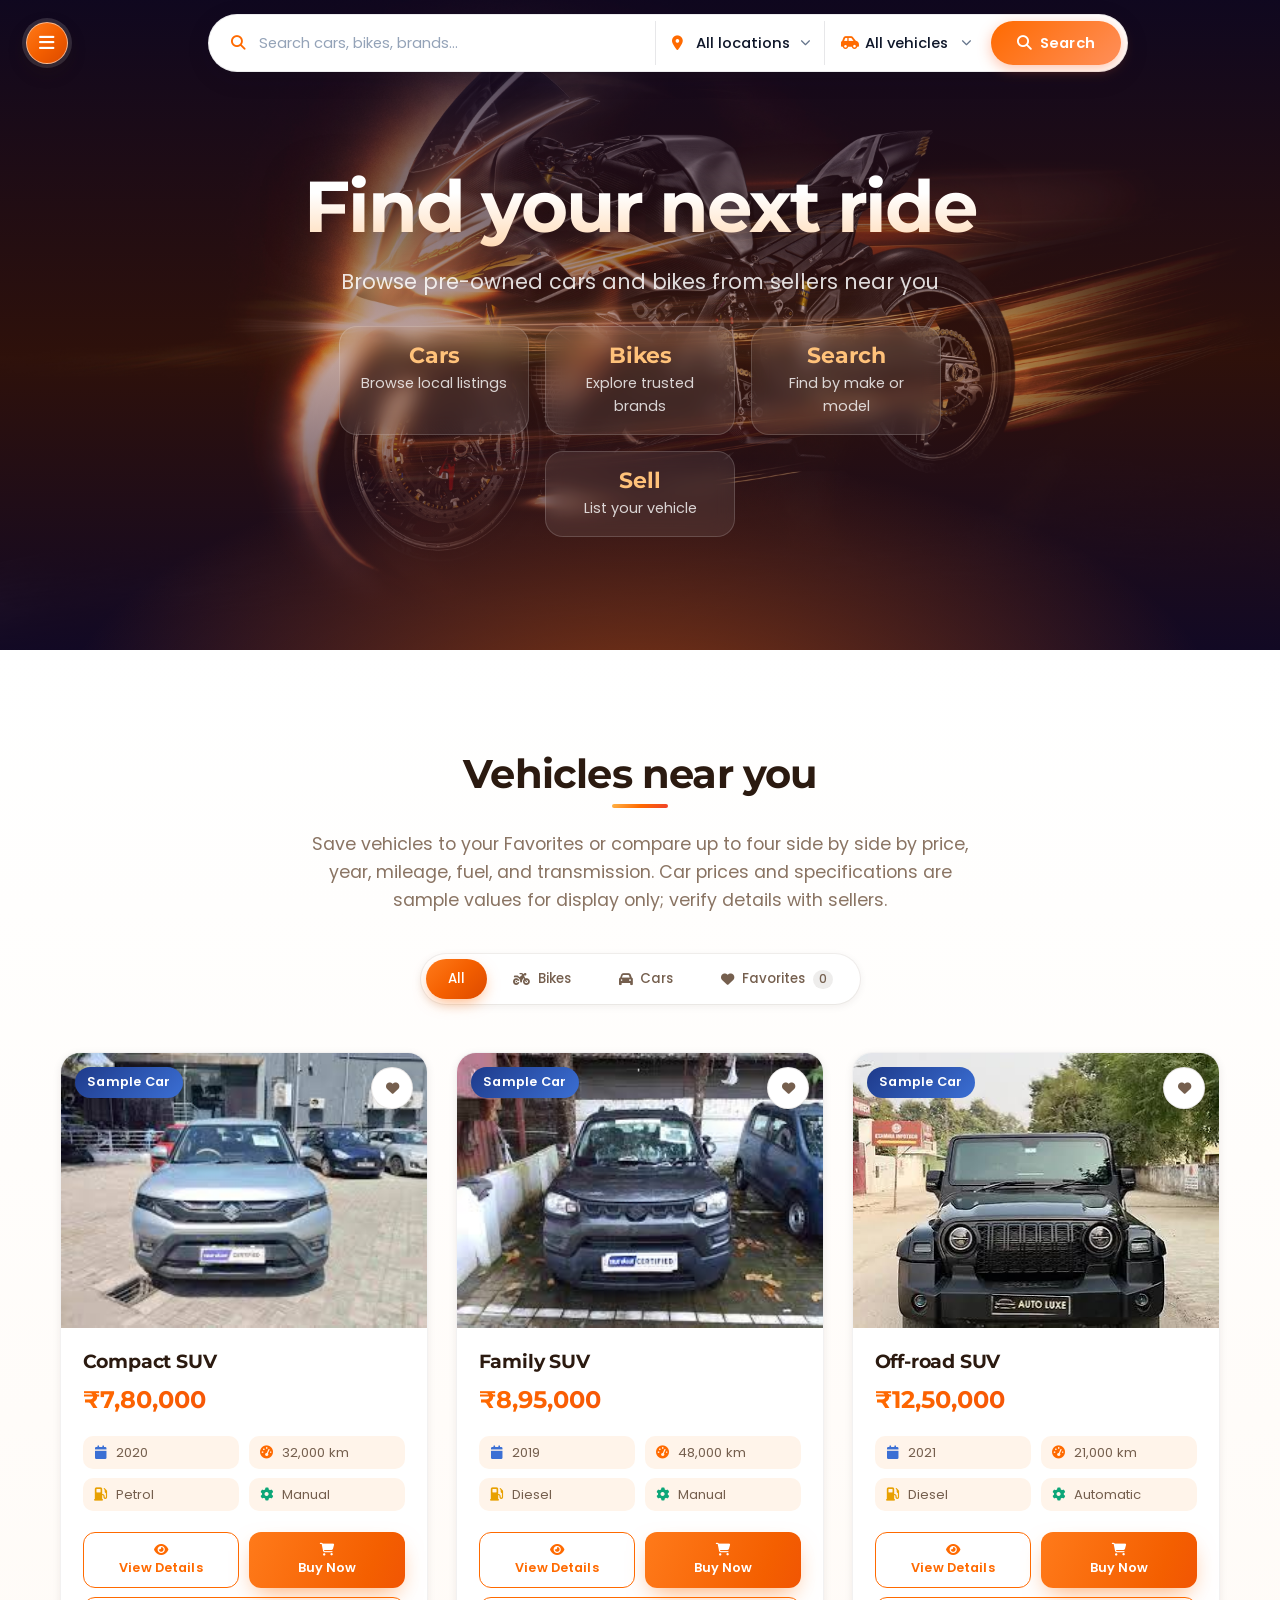
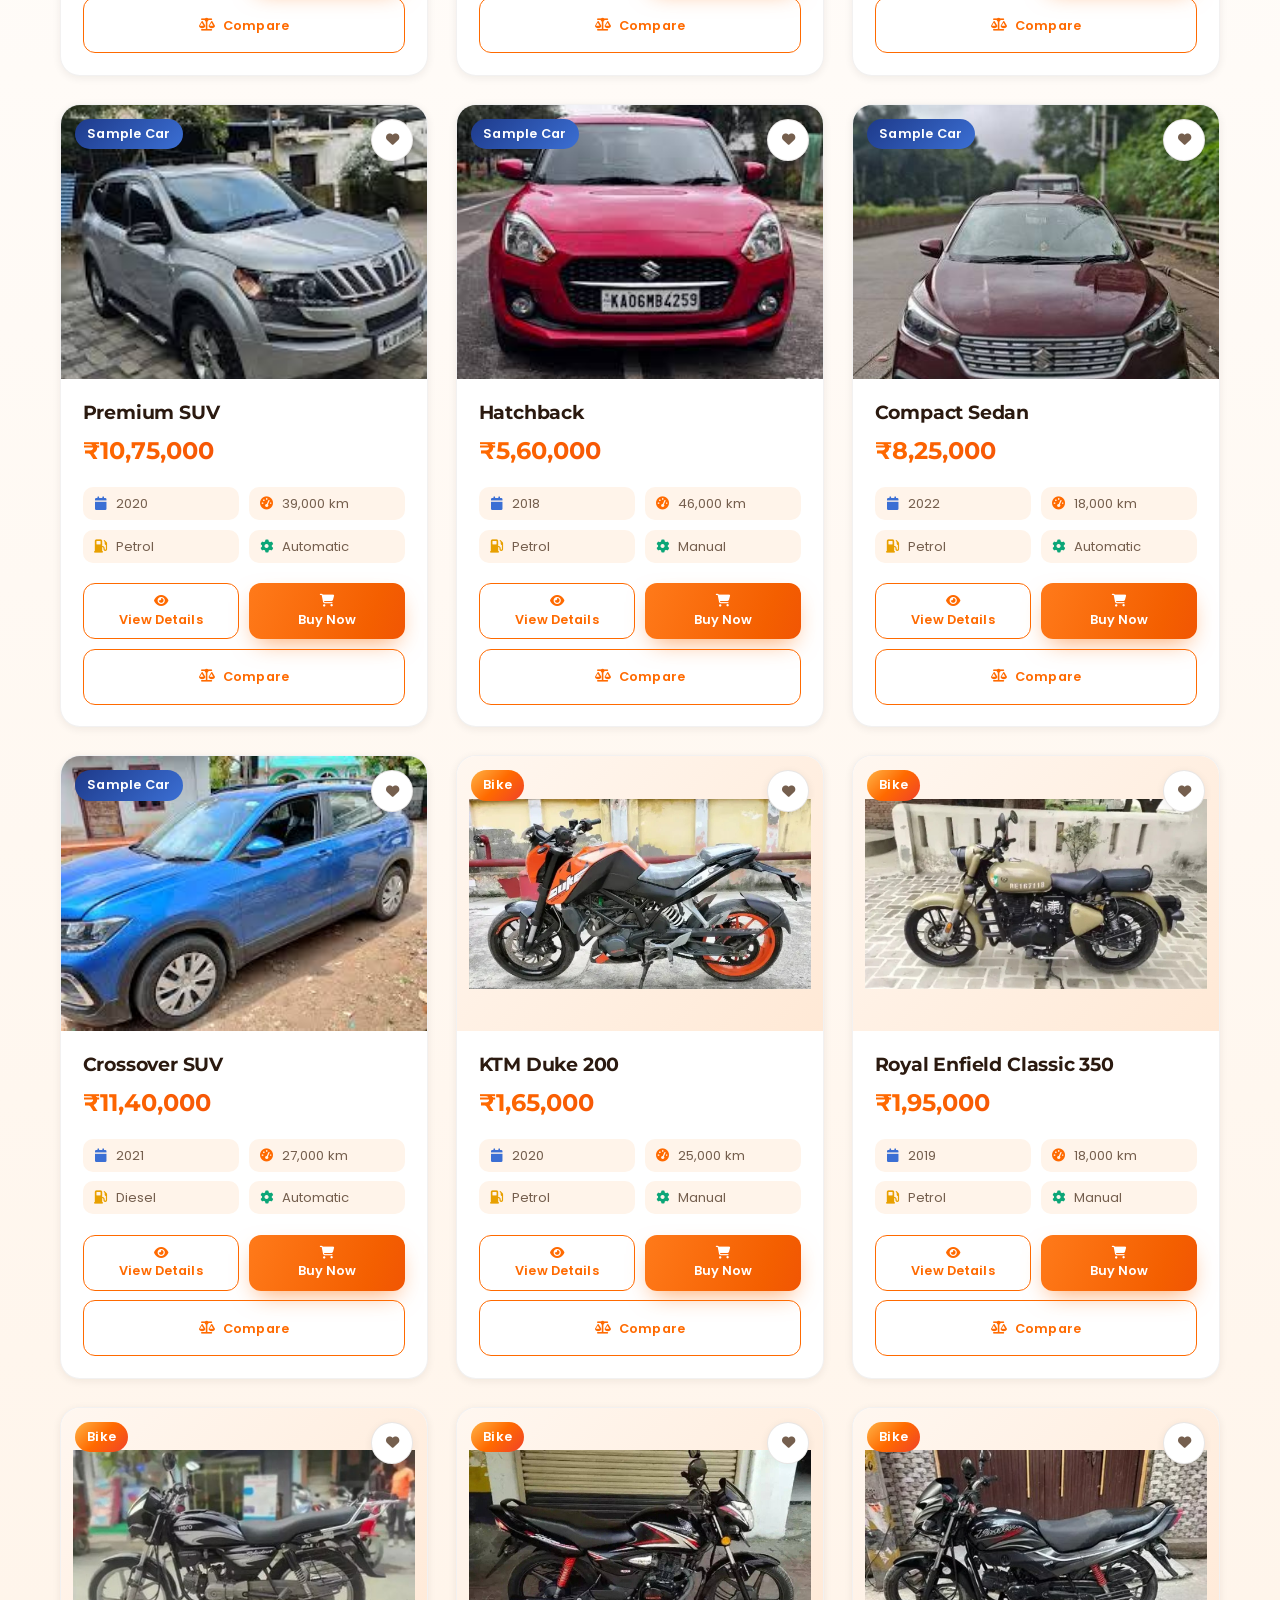
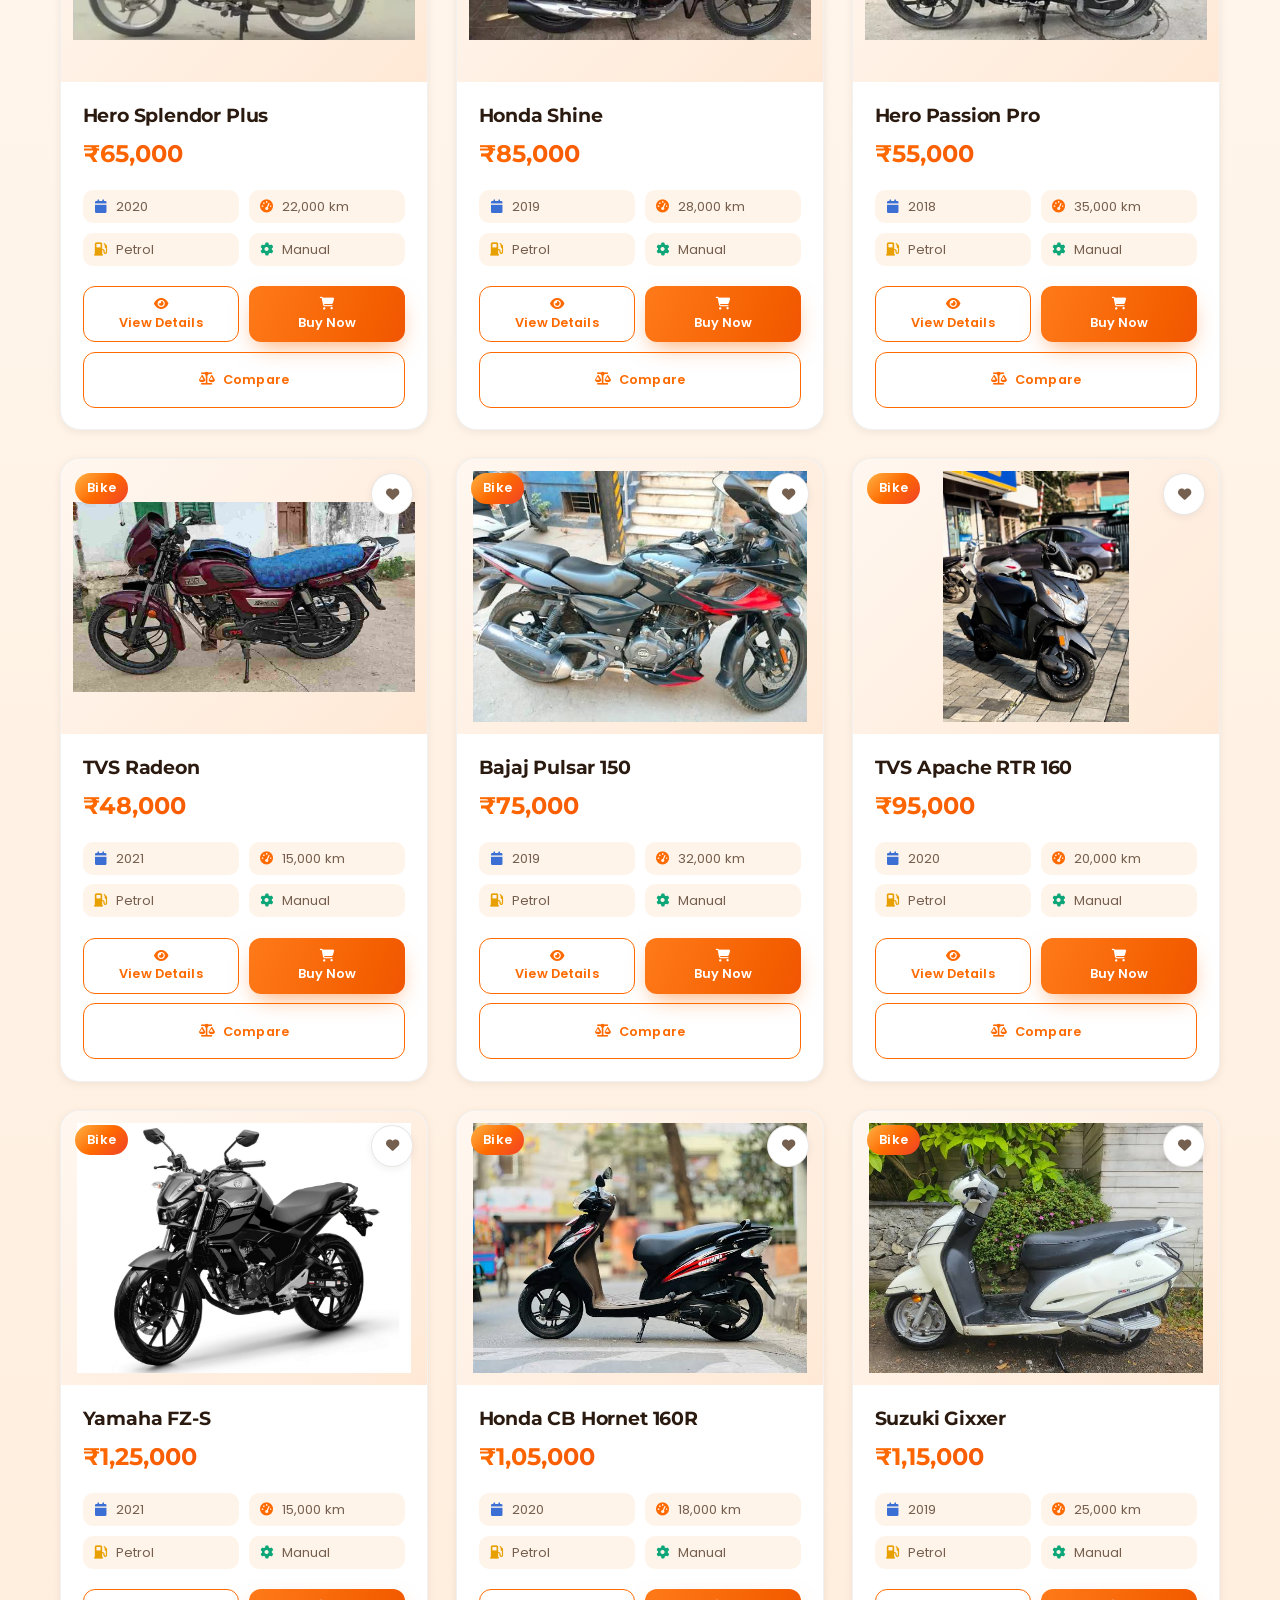
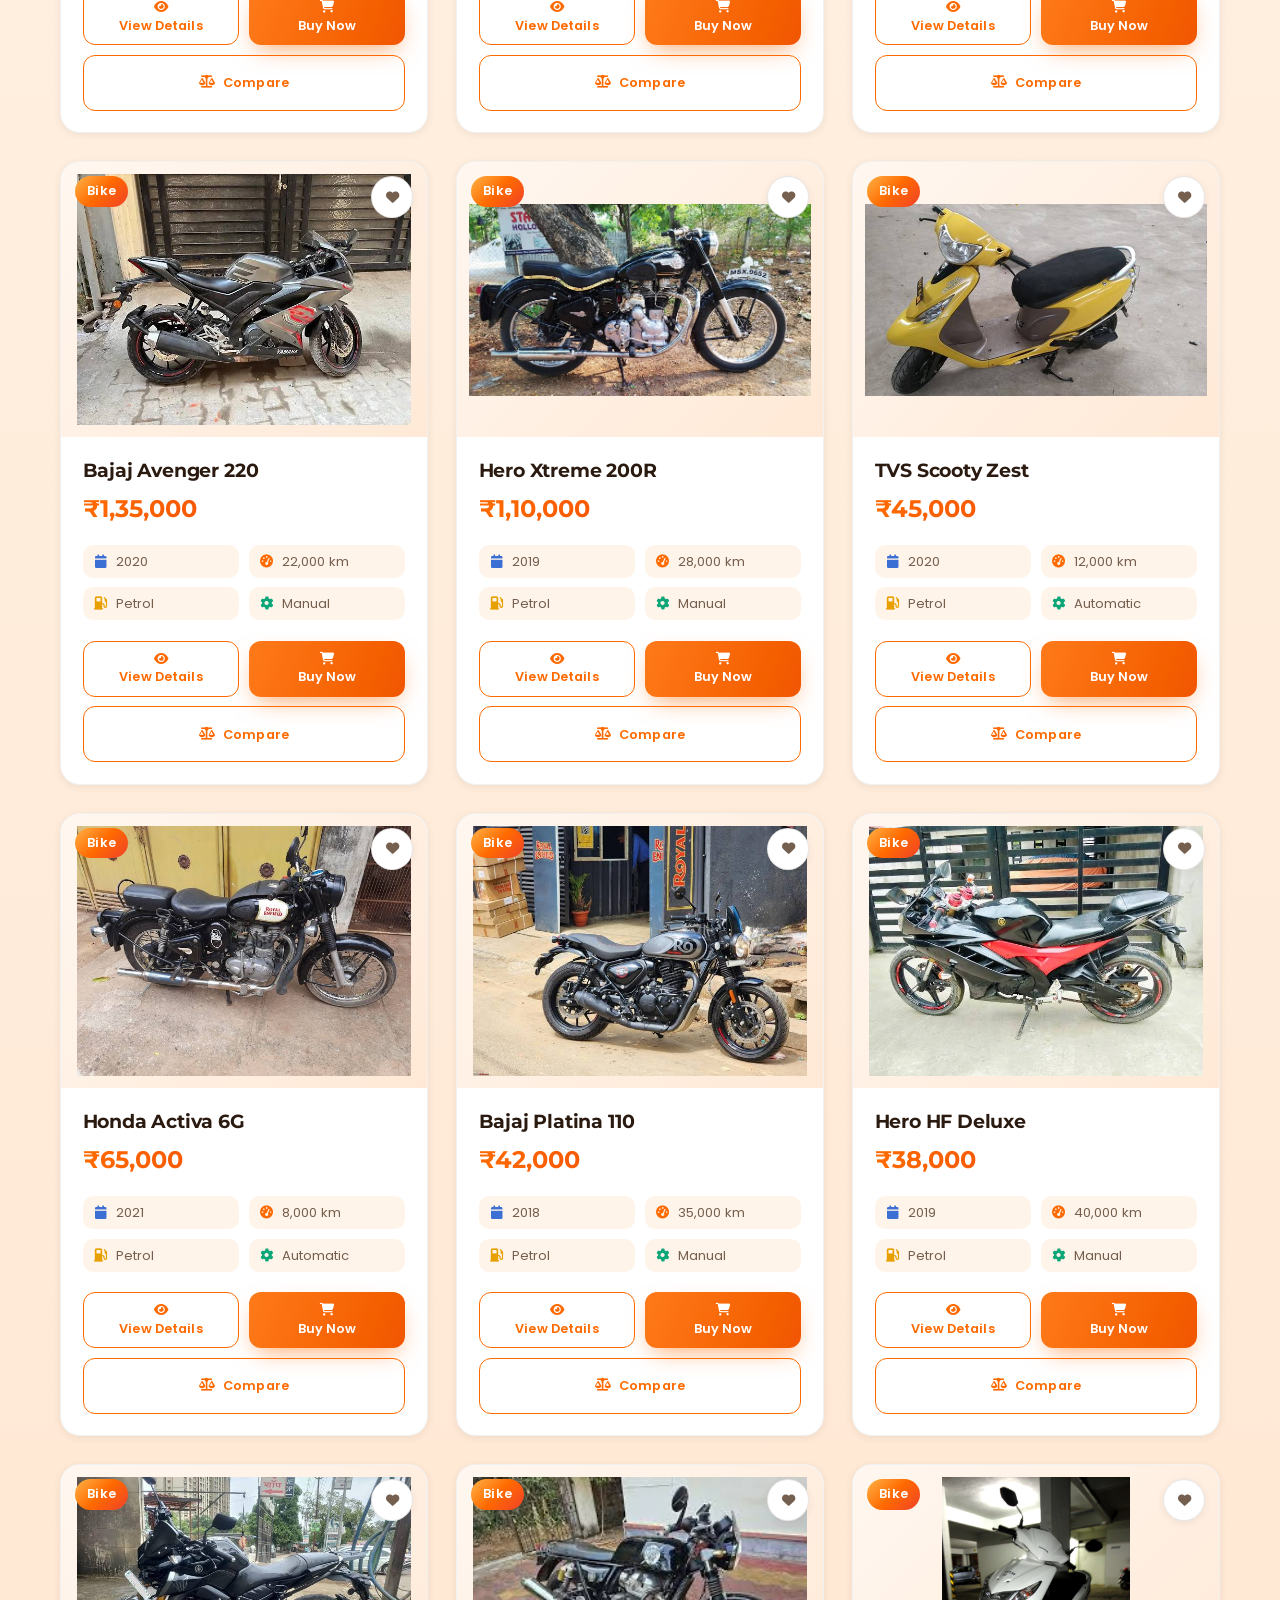
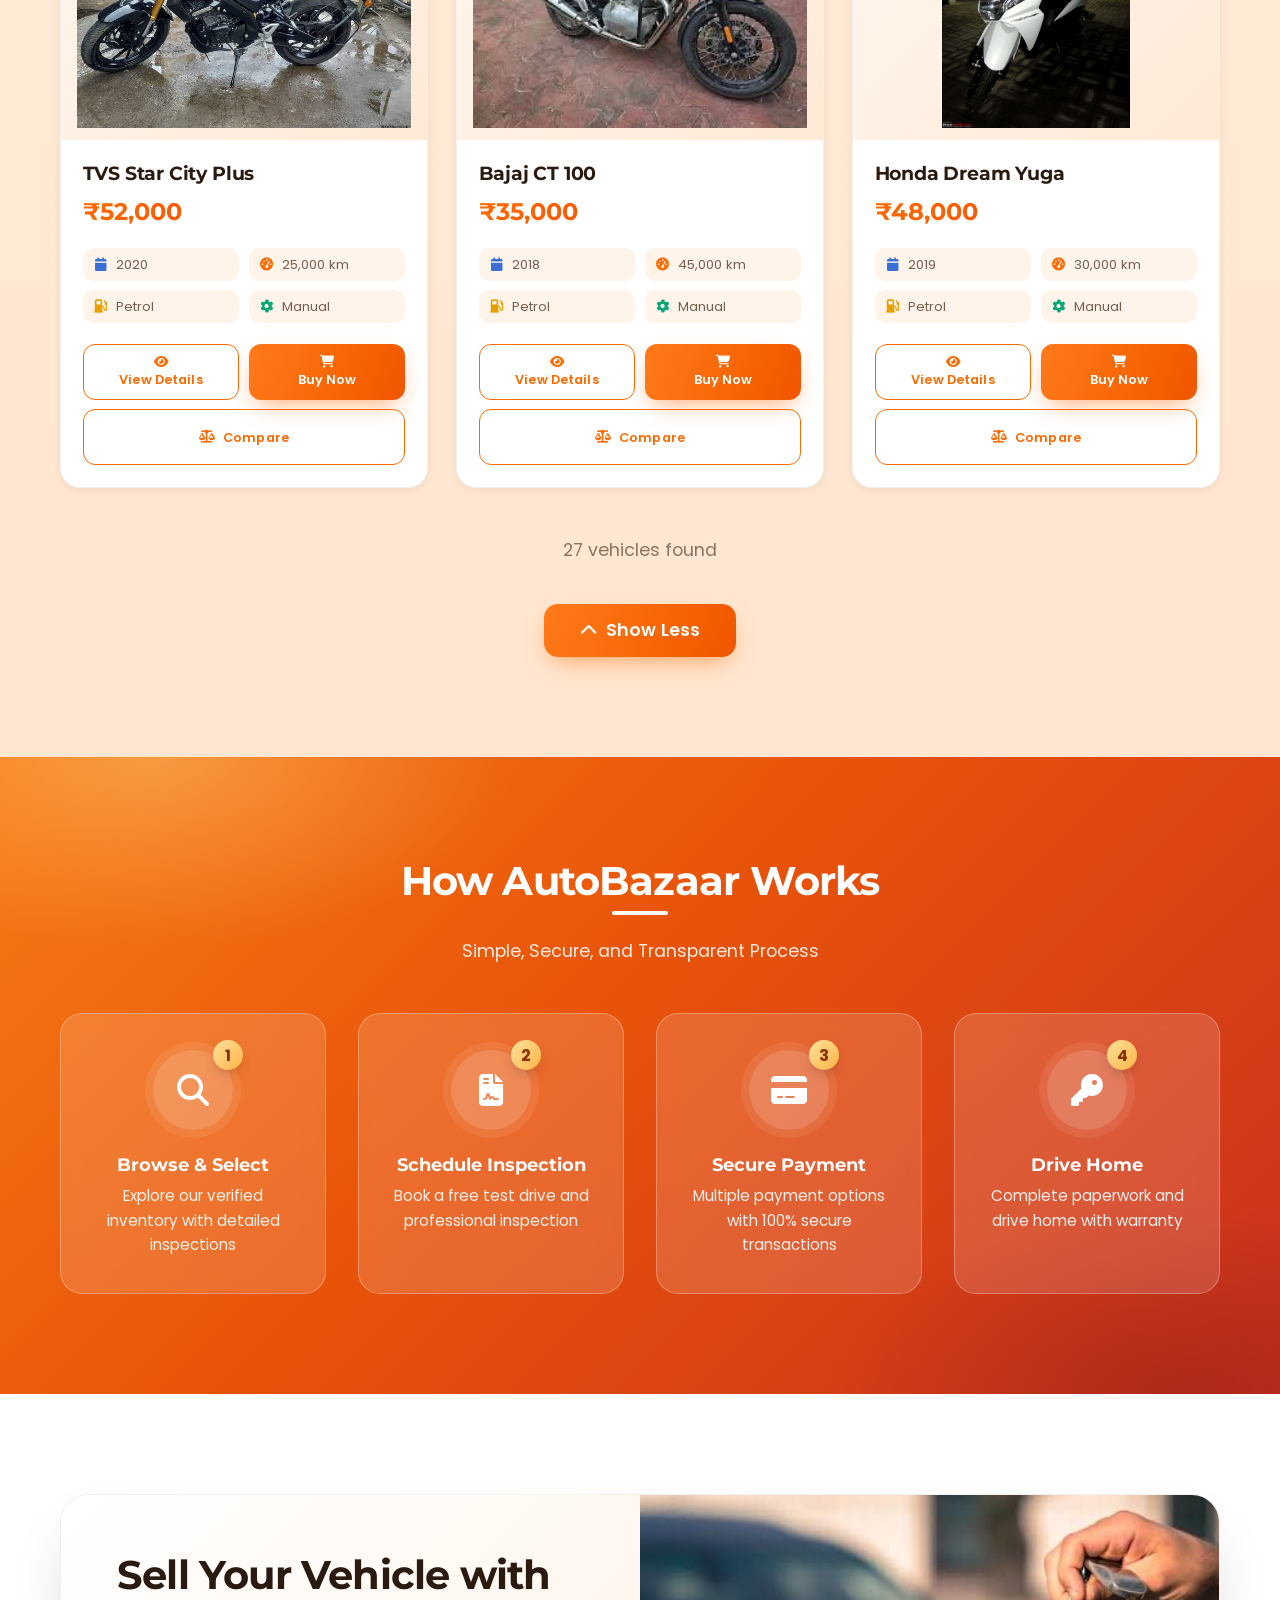
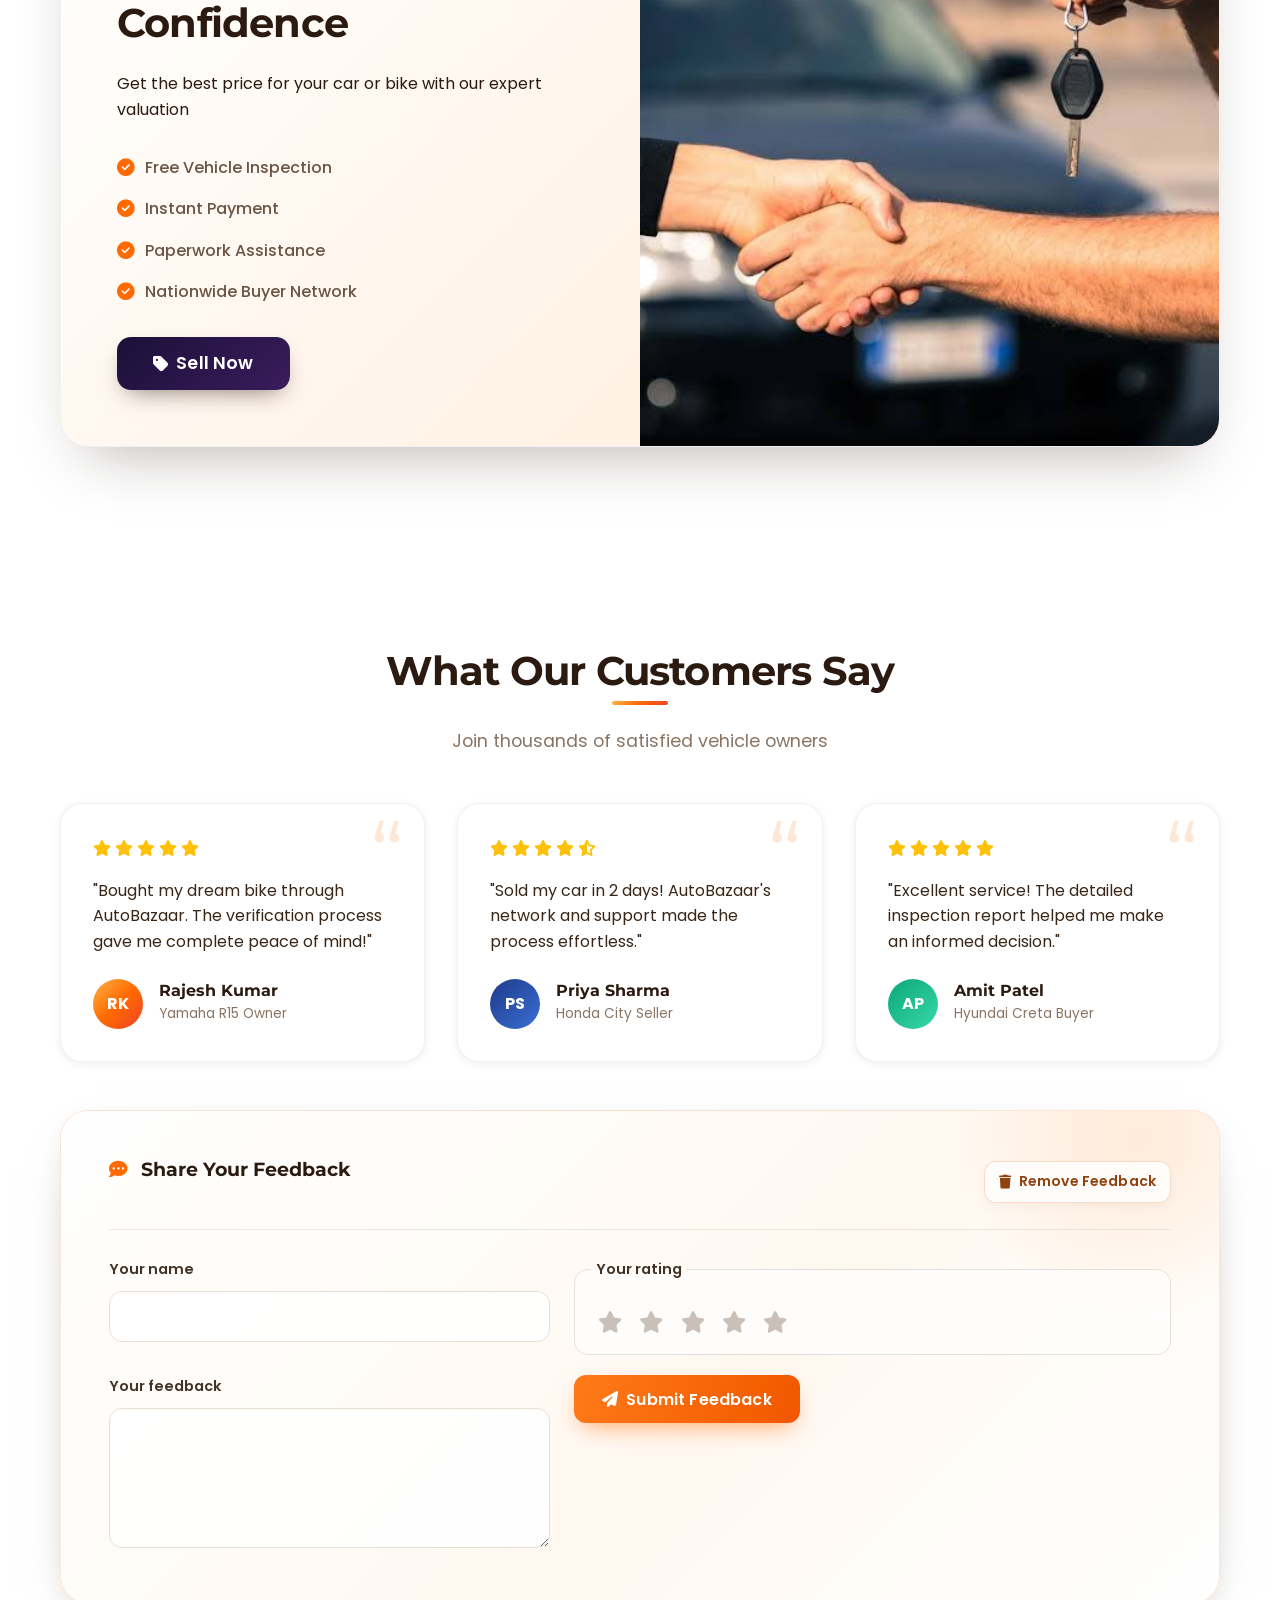
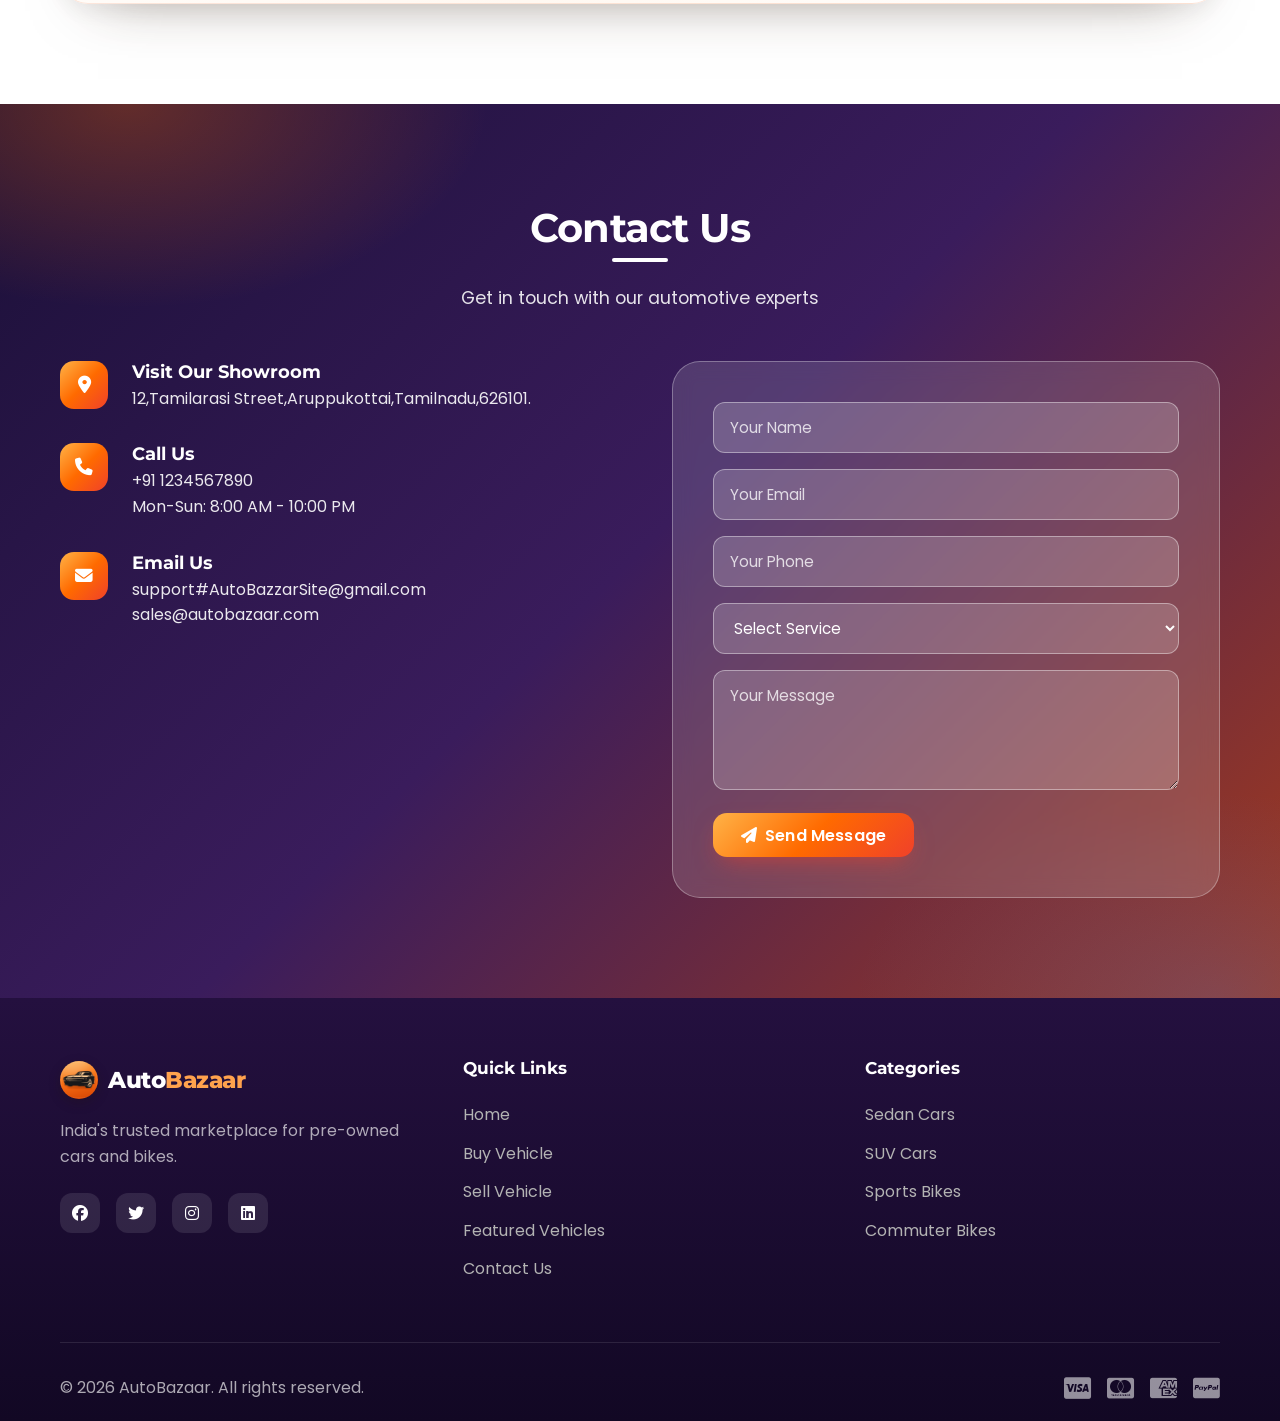
<file: front-end/Pages/index.html>
<!DOCTYPE html>
<html lang="en">
<head>
    <meta charset="UTF-8">
    <meta name="viewport" content="width=device-width, initial-scale=1.0">
    <title>AutoBazaar | Premium Second-Hand Cars & Bikes</title>
    <link rel="icon" type="image/png" href="../Assets/Images/Icon2.pnggir">
    <link rel="stylesheet" href="https://cdnjs.cloudflare.com/ajax/libs/font-awesome/6.4.0/css/all.min.css">
    <link href="https://fonts.googleapis.com/css2?family=Poppins:wght@300;400;500;600;700&family=Montserrat:wght@800;900&display=swap" rel="stylesheet">
    <link rel="stylesheet" href="../Styles/main.css">
</head>
<body>
    <!-- Navigation Bar -->
    <nav class="navbar">
        <div class="container nav-container">
            <button class="menu-toggle" id="menuToggle" aria-label="Toggle navigation menu" aria-controls="navMenu" aria-expanded="false">
                <i class="fas fa-bars" aria-hidden="true"></i>
            </button>
            <form class="search-container nav-search" id="searchForm" role="search">
                <div class="search-field search-field-main">
                    <i class="fas fa-search search-field-icon" aria-hidden="true"></i>
                    <input type="search" placeholder="Search cars, bikes, brands..." class="search-input" id="vehicleSearch" aria-label="Search vehicles" autocomplete="off">
                </div>
                <div class="search-field search-field-select">
                    <i class="fas fa-location-dot search-field-icon" aria-hidden="true"></i>
                    <select class="search-select" id="locationFilter" aria-label="Filter by location">
                        <option value="">All locations</option>
                        <option value="mumbai">Mumbai</option>
                        <option value="delhi">Delhi</option>
                        <option value="bangalore">Bangalore</option>
                    </select>
                    <i class="fas fa-chevron-down search-field-caret" aria-hidden="true"></i>
                </div>
                <div class="search-field search-field-select">
                    <i class="fas fa-car-side search-field-icon" aria-hidden="true"></i>
                    <select class="search-select" id="categoryFilter" aria-label="Filter by vehicle type">
                        <option value="all">All vehicles</option>
                        <option value="car">Cars</option>
                        <option value="bike">Bikes</option>
                    </select>
                    <i class="fas fa-chevron-down search-field-caret" aria-hidden="true"></i>
                </div>
                <button class="search-btn" type="submit">
                    <i class="fas fa-search" aria-hidden="true"></i> <span>Search</span>
                </button>
            </form>
        </div>
        <div class="nav-menu" id="navMenu" role="navigation" aria-label="Sidebar navigation">
            <div class="sidebar-header">
                <div class="sidebar-heading">
                    <span class="sidebar-kicker">WELCOME TO</span>
                    <a href="#home" class="logo sidebar-brand" aria-label="AutoBazaar home">
                        <img class="logo-icon" src="../Assets/Images/Icon.png" alt="">
                        <span class="logo-text">Auto<span class="logo-highlight">Bazaar</span></span>
                    </a>
                    <p>Find the ride that fits you.</p>
                </div>
                <button class="sidebar-close" id="sidebarClose" type="button" aria-label="Close navigation menu">
                    <i class="fas fa-times" aria-hidden="true"></i>
                </button>
            </div>

            <div class="sidebar-links">
                <div class="sidebar-link-group">
                    <a href="#home" class="nav-link active">
                        <i class="fas fa-home" aria-hidden="true"></i> Home
                    </a>
                    <a href="#sell" class="nav-link">
                        <i class="fas fa-tag" aria-hidden="true"></i> Sell
                    </a>
                    <a href="#vehicles" class="nav-link">
                        <i class="fas fa-motorcycle" aria-hidden="true"></i> Vehicles
                    </a>
                </div>
                <div class="sidebar-link-group">
                    <a href="#vehicles" class="nav-link" data-filter="favorites">
                        <i class="fas fa-heart" aria-hidden="true"></i> Favorites
                    </a>
                </div>
                <div class="sidebar-link-group">
                    <a href="#about" class="nav-link">
                        <i class="fas fa-info-circle" aria-hidden="true"></i> About
                    </a>
                    <a href="#contact" class="nav-link">
                        <i class="fas fa-phone" aria-hidden="true"></i> Contact
                    </a>
                    <a href="#feedback" class="nav-link">
                        <i class="fas fa-comment-dots" aria-hidden="true"></i> Feedback
                    </a>
                </div>
            </div>

            <div class="sidebar-auth-actions">
                <button class="btn btn-outline" id="loginBtn" type="button" aria-label="Log in">
                    <i class="fas fa-sign-in-alt" aria-hidden="true"></i> Login
                </button>
                <button class="btn btn-primary" id="registerBtn" type="button" aria-label="Register">
                    <i class="fas fa-user-plus" aria-hidden="true"></i> Register
                </button>
                <button class="btn btn-outline" id="logoutBtn" type="button" aria-label="Log out" hidden>
                    <i class="fas fa-sign-out-alt" aria-hidden="true"></i> Log Out
                </button>
            </div>
        </div>
    </nav>
    <div class="auth-notice" id="authNotice" role="status" aria-live="polite" hidden></div>

    <!-- Hero Section -->
    <section class="hero-section" id="home">
        <div class="hero-content">
            <h1 class="hero-title">Find your next ride</h1>
            <p class="hero-subtitle">Browse pre-owned cars and bikes from sellers near you</p>
            <div class="hero-stats">
                <div class="stat-item">
                    <h3>Cars</h3>
                    <p>Browse local listings</p>
                </div>
                <div class="stat-item">
                    <h3>Bikes</h3>
                    <p>Explore trusted brands</p>
                </div>
                <div class="stat-item">
                    <h3>Search</h3>
                    <p>Find by make or model</p>
                </div>
                <div class="stat-item">
                    <h3>Sell</h3>
                    <p>List your vehicle</p>
                </div>
            </div>
        </div>
    </section>

    <!-- Featured Vehicles -->
    <section class="section featured-section" id="vehicles">
        <div class="container">
            <div class="section-header">
                <h2 class="section-title">Vehicles near you</h2>
                <p class="section-subtitle">Save vehicles to your Favorites or compare up to four side by side by price, year, mileage, fuel, and transmission. Car prices and specifications are sample values for display only; verify details with sellers.</p>
                <div class="section-controls">
                    <button class="filter-btn active" data-filter="all">All</button>
                    <button class="filter-btn" data-filter="bike">
                        <i class="fas fa-motorcycle"></i> Bikes
                    </button>
                    <button class="filter-btn" data-filter="car">
                        <i class="fas fa-car"></i> Cars
                    </button>
                    <button class="filter-btn favorites-filter" data-filter="favorites">
                        <i class="fas fa-heart"></i> Favorites <span class="favorites-count" id="favoriteCount">0</span>
                    </button>
                </div>
            </div>

            <div class="compare-toolbar" id="compareToolbar" hidden>
                <span id="compareSelectionStatus" aria-live="polite"></span>
                <div class="compare-toolbar-actions">
                    <button class="btn btn-primary" type="button" id="compareSelectedBtn" disabled>
                        <i class="fas fa-balance-scale" aria-hidden="true"></i> Compare vehicles (0)
                    </button>
                    <button class="btn btn-outline" type="button" id="clearCompareBtn">
                        Clear selection
                    </button>
                </div>
            </div>
            
            <div class="vehicles-grid" id="vehiclesGrid">
                <div class="carousel-container" id="carouselContainer">
                    <!-- Vehicles loaded by JS -->
                </div>
            </div>
            <p class="section-subtitle" id="vehicleResultsCount" aria-live="polite"></p>
            
            <div class="text-center">
                <button class="btn btn-primary btn-lg" id="viewAllBtn" aria-expanded="false">
                    <i class="fas fa-eye"></i> View All Vehicles
                </button>
            </div>
        </div>
    </section>

    <!-- How It Works -->
    <section class="section steps-section" id="about">
        <div class="container">
            <div class="section-header">
                <h2 class="section-title">How AutoBazaar Works</h2>
                <p class="section-subtitle">Simple, Secure, and Transparent Process</p>
            </div>
            
            <div class="steps-container">
                <div class="step-card">
                    <div class="step-icon">
                        <i class="fas fa-search"></i>
                        <div class="step-number">1</div>
                    </div>
                    <h3>Browse & Select</h3>
                    <p>Explore our verified inventory with detailed inspections</p>
                </div>
                
                <div class="step-card">
                    <div class="step-icon">
                        <i class="fas fa-file-contract"></i>
                        <div class="step-number">2</div>
                    </div>
                    <h3>Schedule Inspection</h3>
                    <p>Book a free test drive and professional inspection</p>
                </div>
                
                <div class="step-card">
                    <div class="step-icon">
                        <i class="fas fa-credit-card"></i>
                        <div class="step-number">3</div>
                    </div>
                    <h3>Secure Payment</h3>
                    <p>Multiple payment options with 100% secure transactions</p>
                </div>
                
                <div class="step-card">
                    <div class="step-icon">
                        <i class="fas fa-key"></i>
                        <div class="step-number">4</div>
                    </div>
                    <h3>Drive Home</h3>
                    <p>Complete paperwork and drive home with warranty</p>
                </div>
            </div>
        </div>
    </section>

    <!-- Sell Section -->
    <section class="section sell-section" id="sell">
        <div class="container">
            <div class="sell-banner">
                <div class="sell-content">
                    <h2>Sell Your Vehicle with Confidence</h2>
                    <p>Get the best price for your car or bike with our expert valuation</p>
                    <ul class="sell-features">
                        <li><i class="fas fa-check-circle"></i> Free Vehicle Inspection</li>
                        <li><i class="fas fa-check-circle"></i> Instant Payment</li>
                        <li><i class="fas fa-check-circle"></i> Paperwork Assistance</li>
                        <li><i class="fas fa-check-circle"></i> Nationwide Buyer Network</li>
                    </ul>
                    <button class="btn btn-secondary btn-lg" id="sellNowBtn">
                        <i class="fas fa-tag"></i> Sell Now
                    </button>
                </div>
                <img class="sell-image" src="../Assets/Images/sellimage.jpg" alt="Motorcycle for sale">
            </div>
        </div>
    </section>

    <!-- Testimonials -->
    <section class="section" id="feedback">
        <div class="container">
            <div class="section-header">
                <h2 class="section-title">What Our Customers Say</h2>
                <p class="section-subtitle">Join thousands of satisfied vehicle owners</p>
            </div>
            
            <div class="testimonials-container" aria-live="polite">
                <div class="testimonial-card">
                    <div class="testimonial-rating">
                        <i class="fas fa-star"></i>
                        <i class="fas fa-star"></i>
                        <i class="fas fa-star"></i>
                        <i class="fas fa-star"></i>
                        <i class="fas fa-star"></i>
                    </div>
                    <p>"Bought my dream bike through AutoBazaar. The verification process gave me complete peace of mind!"</p>
                    <div class="testimonial-author">
                        <div class="testimonial-avatar testimonial-avatar-primary">
                            RK
                        </div>
                        <div>
                            <h4>Rajesh Kumar</h4>
                            <span>Yamaha R15 Owner</span>
                        </div>
                    </div>
                </div>
                
                <div class="testimonial-card">
                    <div class="testimonial-rating">
                        <i class="fas fa-star"></i>
                        <i class="fas fa-star"></i>
                        <i class="fas fa-star"></i>
                        <i class="fas fa-star"></i>
                        <i class="fas fa-star-half-alt"></i>
                    </div>
                    <p>"Sold my car in 2 days! AutoBazaar's network and support made the process effortless."</p>
                    <div class="testimonial-author">
                        <div class="testimonial-avatar testimonial-avatar-accent">
                            PS
                        </div>
                        <div>
                            <h4>Priya Sharma</h4>
                            <span>Honda City Seller</span>
                        </div>
                    </div>
                </div>
                
                <div class="testimonial-card">
                    <div class="testimonial-rating">
                        <i class="fas fa-star"></i>
                        <i class="fas fa-star"></i>
                        <i class="fas fa-star"></i>
                        <i class="fas fa-star"></i>
                        <i class="fas fa-star"></i>
                    </div>
                    <p>"Excellent service! The detailed inspection report helped me make an informed decision."</p>
                    <div class="testimonial-author">
                        <div class="testimonial-avatar testimonial-avatar-success">
                            AP
                        </div>
                        <div>
                            <h4>Amit Patel</h4>
                            <span>Hyundai Creta Buyer</span>
                        </div>
                    </div>
                </div>
            </div>

            <div class="feedback-panel">
                <div class="feedback-panel-heading">
                    <h3><i class="fas fa-comment-dots" aria-hidden="true"></i> Share Your Feedback</h3>
                    <button type="button" class="btn btn-outline feedback-mode-toggle" id="toggleFeedbackDeleteMode" aria-pressed="false">
                        <i class="fas fa-trash" aria-hidden="true"></i>
                        <span>Remove Feedback</span>
                    </button>
                </div>
                <form id="feedbackForm">
                    <div class="form-group">
                        <label for="feedbackName">Your name</label>
                        <input type="text" id="feedbackName" name="name" maxlength="50" required>
                    </div>
                    <fieldset class="feedback-rating">
                        <legend>Your rating</legend>
                        <div class="rating-stars">
                            <input type="radio" id="feedbackRating5" name="rating" value="5" required>
                            <label for="feedbackRating5" aria-label="5 stars"><i class="fas fa-star" aria-hidden="true"></i></label>
                            <input type="radio" id="feedbackRating4" name="rating" value="4">
                            <label for="feedbackRating4" aria-label="4 stars"><i class="fas fa-star" aria-hidden="true"></i></label>
                            <input type="radio" id="feedbackRating3" name="rating" value="3">
                            <label for="feedbackRating3" aria-label="3 stars"><i class="fas fa-star" aria-hidden="true"></i></label>
                            <input type="radio" id="feedbackRating2" name="rating" value="2">
                            <label for="feedbackRating2" aria-label="2 stars"><i class="fas fa-star" aria-hidden="true"></i></label>
                            <input type="radio" id="feedbackRating1" name="rating" value="1">
                            <label for="feedbackRating1" aria-label="1 star"><i class="fas fa-star" aria-hidden="true"></i></label>
                        </div>
                    </fieldset>
                    <div class="form-group">
                        <label for="feedbackMessage">Your feedback</label>
                        <textarea id="feedbackMessage" name="message" rows="4" maxlength="500" required></textarea>
                    </div>
                    <button type="submit" class="btn btn-primary">
                        <i class="fas fa-paper-plane" aria-hidden="true"></i> Submit Feedback
                    </button>
                    <p id="feedbackStatus" class="feedback-status" role="status" aria-live="polite"></p>
                </form>
            </div>
        </div>
    </section>

    <!-- Contact Section -->
    <section class="section contact-section" id="contact">
        <div class="container">
            <div class="section-header">
                <h2 class="section-title">Contact Us</h2>
                <p class="section-subtitle">Get in touch with our automotive experts</p>
            </div>
            
            <div class="contact-container">
                <div class="contact-info">
                    <div class="contact-item">
                        <i class="fas fa-map-marker-alt"></i>
                        <div>
                            <h3>Visit Our Showroom</h3>
                            <p>12,Tamilarasi Street,Aruppukottai,Tamilnadu,626101.</p>
                        </div>
                    </div>
                    <div class="contact-item">
                        <i class="fas fa-phone"></i>
                        <div>
                            <h3>Call Us</h3>
                            <p>+91 1234567890</p>
                            <p>Mon-Sun: 8:00 AM - 10:00 PM</p>
                        </div>
                    </div>
                    <div class="contact-item">
                        <i class="fas fa-envelope"></i>
                        <div>
                            <h3>Email Us</h3>
                            <p>support#AutoBazzarSite@gmail.com</p>
                            <p>sales@autobazaar.com</p>
                        </div>
                    </div>
                </div>
                
                <div class="contact-form">
                    <form id="contactForm">
                        <div class="form-group">
                            <input type="text" placeholder="Your Name" required>
                        </div>
                        <div class="form-group">
                            <input type="email" placeholder="Your Email" required>
                        </div>
                        <div class="form-group">
                            <input type="tel" placeholder="Your Phone" required>
                        </div>
                        <div class="form-group">
                            <select required>
                                <option value="">Select Service</option>
                                <option value="buy">Buy Vehicle</option>
                                <option value="sell">Sell Vehicle</option>
                                <option value="other">Other Query</option>
                            </select>
                        </div>
                        <div class="form-group">
                            <textarea placeholder="Your Message" rows="4" required></textarea>
                        </div>
                        <button type="submit" class="btn btn-primary">
                            <i class="fas fa-paper-plane"></i> Send Message
                        </button>
                    </form>
                </div>
            </div>
        </div>
    </section>

    <!-- Footer -->
    <footer class="footer">
        <div class="container">
            <div class="footer-content">
                <div class="footer-section">
                    <div class="logo footer-logo">
                        <img class="logo-icon" src="../Assets/Images/Icon.png" alt="">
                        <span class="logo-text">Auto<span class="logo-highlight">Bazaar</span></span>
                    </div>
                    <p>India's trusted marketplace for pre-owned cars and bikes.</p>
                    <div class="social-links">
                        <a href="#"><i class="fab fa-facebook"></i></a>
                        <a href="#"><i class="fab fa-twitter"></i></a>
                        <a href="#"><i class="fab fa-instagram"></i></a>
                        <a href="#"><i class="fab fa-linkedin"></i></a>
                    </div>
                </div>
                
                <div class="footer-section">
                    <h3>Quick Links</h3>
                    <ul>
                        <li><a href="#home">Home</a></li>
                        <li><a href="#buy">Buy Vehicle</a></li>
                        <li><a href="#sell">Sell Vehicle</a></li>
                        <li><a href="#vehicles">Featured Vehicles</a></li>
                        <li><a href="#contact">Contact Us</a></li>
                    </ul>
                </div>
                
                <div class="footer-section">
                    <h3>Categories</h3>
                    <ul>
                        <li><a href="#">Sedan Cars</a></li>
                        <li><a href="#">SUV Cars</a></li>
                        <li><a href="#">Sports Bikes</a></li>
                        <li><a href="#">Commuter Bikes</a></li>
                    </ul>
                </div>
            </div>
            
            <div class="footer-bottom">
                <p>&copy; 2026 AutoBazaar. All rights reserved.</p>
                <div class="payment-methods-footer">
                    <i class="fab fa-cc-visa"></i>
                    <i class="fab fa-cc-mastercard"></i>
                    <i class="fab fa-cc-amex"></i>
                    <i class="fab fa-cc-paypal"></i>
                </div>
            </div>
        </div>
    </footer>

    <!-- Vehicle comparison modal -->
    <div class="modal compare-modal" id="compareModal" role="dialog" aria-modal="true" aria-labelledby="compareModalTitle">
        <div class="modal-content compare-modal-content">
            <button class="close-modal" type="button" aria-label="Close comparison">&times;</button>
            <div class="modal-body">
                <div class="compare-modal-heading">
                    <h2 id="compareModalTitle">Compare vehicles</h2>
                    <button class="compare-clear-all" type="button" id="clearCompareModalBtn" aria-label="Clear all vehicles from comparison" title="Clear comparison">
                        <i class="fas fa-trash-can" aria-hidden="true"></i>
                    </button>
                </div>
                <div class="compare-add-controls" id="compareAddControls">
                    <label for="compareAddSelect">Add another vehicle</label>
                    <div class="compare-add-actions">
                        <select id="compareAddSelect">
                            <option value="">Select a vehicle</option>
                        </select>
                        <button class="btn btn-primary" type="button" id="addCompareVehicleBtn" disabled>
                            <i class="fas fa-plus" aria-hidden="true"></i> Add vehicle
                        </button>
                    </div>
                </div>
                <div class="compare-table-wrap" tabindex="0" aria-label="Vehicle comparison table">
                    <table class="compare-table">
                        <thead id="compareTableHead"></thead>
                        <tbody id="compareTableBody"></tbody>
                    </table>
                </div>
            </div>
        </div>
    </div>

    <!-- Login/Register Modal -->
    <div class="modal" id="authModal">
        <div class="modal-content">
            <span class="close-modal">&times;</span>
            <div class="modal-body">
                <div class="auth-feedback" id="authFeedback" role="status" aria-live="polite" hidden></div>
                <div class="auth-tabs">
                    <button class="auth-tab active" data-tab="login">Login</button>
                    <button class="auth-tab" data-tab="register">Register</button>
                </div>
                
                <div class="auth-form active" id="loginForm">
                    <div class="form-header">
                        <h3>Welcome Back</h3>
                        <p>Login to your AutoBazaar account</p>
                    </div>
                    <form id="loginFormData">
                        <div class="form-group">
                            <input type="email" name="email" id="loginEmail" placeholder="Email Address" autocomplete="email" required>
                        </div>
                        <div class="form-group">
                            <input type="password" name="password" id="loginPassword" placeholder="Password" autocomplete="current-password" required>
                        </div>
                        <button type="submit" class="btn btn-primary auth-submit">
                            <i class="fas fa-sign-in-alt"></i> Login
                        </button>
                    </form>
                </div>
                
                <div class="auth-form" id="registerForm">
                    <div class="form-header">
                        <h3>Create Account</h3>
                        <p>Join AutoBazaar community</p>
                    </div>
                    <form id="registerFormData">
                        <div class="form-row">
                            <div class="form-group">
                                <input type="text" name="name" id="registerName" placeholder="Full Name" autocomplete="name" maxlength="50" required>
                            </div>
                            <div class="form-group">
                                <input type="email" name="email" id="registerEmail" placeholder="Email Address" autocomplete="email" required>
                            </div>
                        </div>
                        <div class="form-row">
                            <div class="form-group">
                                <input type="tel" name="phone" id="registerPhone" placeholder="10-digit Phone Number" autocomplete="tel" inputmode="numeric" pattern="[0-9]{10}" maxlength="10" required>
                            </div>
                            <div class="form-group">
                                <input type="text" name="city" id="registerCity" placeholder="City" autocomplete="address-level2" required>
                            </div>
                        </div>
                        <div class="form-group">
                            <textarea name="address" id="registerAddress" placeholder="Address" autocomplete="street-address" rows="2" required></textarea>
                        </div>
                        <div class="form-group">
                            <select name="userType" id="registerUserType" required>
                                <option value="">I want to...</option>
                                <option value="buy">Buy Vehicles</option>
                                <option value="sell">Sell Vehicles</option>
                                <option value="both">Both</option>
                            </select>
                        </div>
                        <div class="form-row">
                            <div class="form-group">
                                <input type="password" name="password" id="registerPassword" placeholder="Password (at least 6 characters)" autocomplete="new-password" minlength="6" required>
                            </div>
                            <div class="form-group">
                                <input type="password" name="confirmPassword" id="registerConfirmPassword" placeholder="Confirm Password" autocomplete="new-password" minlength="6" required>
                            </div>
                        </div>
                        <button type="submit" class="btn btn-primary auth-submit">
                            <i class="fas fa-user-plus"></i> Create Account
                        </button>
                    </form>
                </div>
            </div>
        </div>
    </div>

    <!-- Sell Vehicle Modal -->
    <div class="modal" id="sellModal">
        <div class="modal-content sell-modal-content">
            <span class="close-modal">&times;</span>
            <div class="modal-body">
                <h2 class="sell-modal-title">Sell Your Vehicle</h2>
                <form id="sellVehicleForm">
                    <div class="form-row">
                        <div class="form-group">
                            <label class="sell-form-label">Vehicle Type</label>
                            <div class="vehicle-type-options">
                                <label class="vehicle-type-option">
                                    <input type="radio" name="vehicleType" value="car" checked>
                                    <i class="fas fa-car"></i> Car
                                </label>
                                <label class="vehicle-type-option">
                                    <input type="radio" name="vehicleType" value="bike">
                                    <i class="fas fa-motorcycle"></i> Bike
                                </label>
                            </div>
                        </div>
                    </div>
                    
                    <div class="form-row">
                        <div class="form-group">
                            <input type="text" placeholder="Vehicle Brand & Model" required>
                        </div>
                        <div class="form-group">
                            <input type="text" placeholder="Registration Number" required>
                        </div>
                    </div>
                    
                    <div class="form-row">
                        <div class="form-group">
                            <input type="text" placeholder="RC Number" required>
                        </div>
                        <div class="form-group">
                            <input type="number" placeholder="Model Year" required>
                        </div>
                    </div>
                    
                    <div class="form-row">
                        <div class="form-group">
                            <input type="number" placeholder="Price (₹)" required>
                        </div>
                        <div class="form-group">
                            <input type="number" placeholder="Kilometers Driven" required>
                        </div>
                    </div>
                    
                    <div class="form-row">
                        <div class="form-group">
                            <select required>
                                <option value="">Fuel Type</option>
                                <option value="petrol">Petrol</option>
                                <option value="diesel">Diesel</option>
                                <option value="electric">Electric</option>
                                <option value="cng">CNG</option>
                            </select>
                        </div>
                        <div class="form-group">
                            <select required>
                                <option value="">Transmission</option>
                                <option value="manual">Manual</option>
                                <option value="automatic">Automatic</option>
                            </select>
                        </div>
                    </div>
                    
                    <div class="form-group">
                        <textarea placeholder="Description (condition, features, reason for selling...)" rows="4" required></textarea>
                    </div>
                    
                    <div class="form-group">
                        <label class="sell-form-label">Upload Photos (Minimum 5)</label>
                        <div class="upload-zone" id="uploadZone">
                            <i class="fas fa-cloud-upload-alt upload-zone-icon"></i>
                            <p>Click or drag to upload vehicle photos</p>
                            <small>Maximum 10 photos, 5MB each</small>
                            <input type="file" multiple accept="image/*" class="file-input-hidden" id="photoUpload">
                        </div>
                        <div class="photo-preview" id="photoPreview"></div>
                    </div>
                    
                    <button type="submit" class="btn btn-primary sell-submit">
                        <i class="fas fa-tag"></i> List Vehicle for Sale
                    </button>
                </form>
            </div>
        </div>
    </div>
    <div class="toast-stack" id="toastStack" aria-live="polite"></div>

    <script src="../Scripts/auth-api.js"></script>
    <script src="../Scripts/main.js"></script>
</body>
</html>
</file>
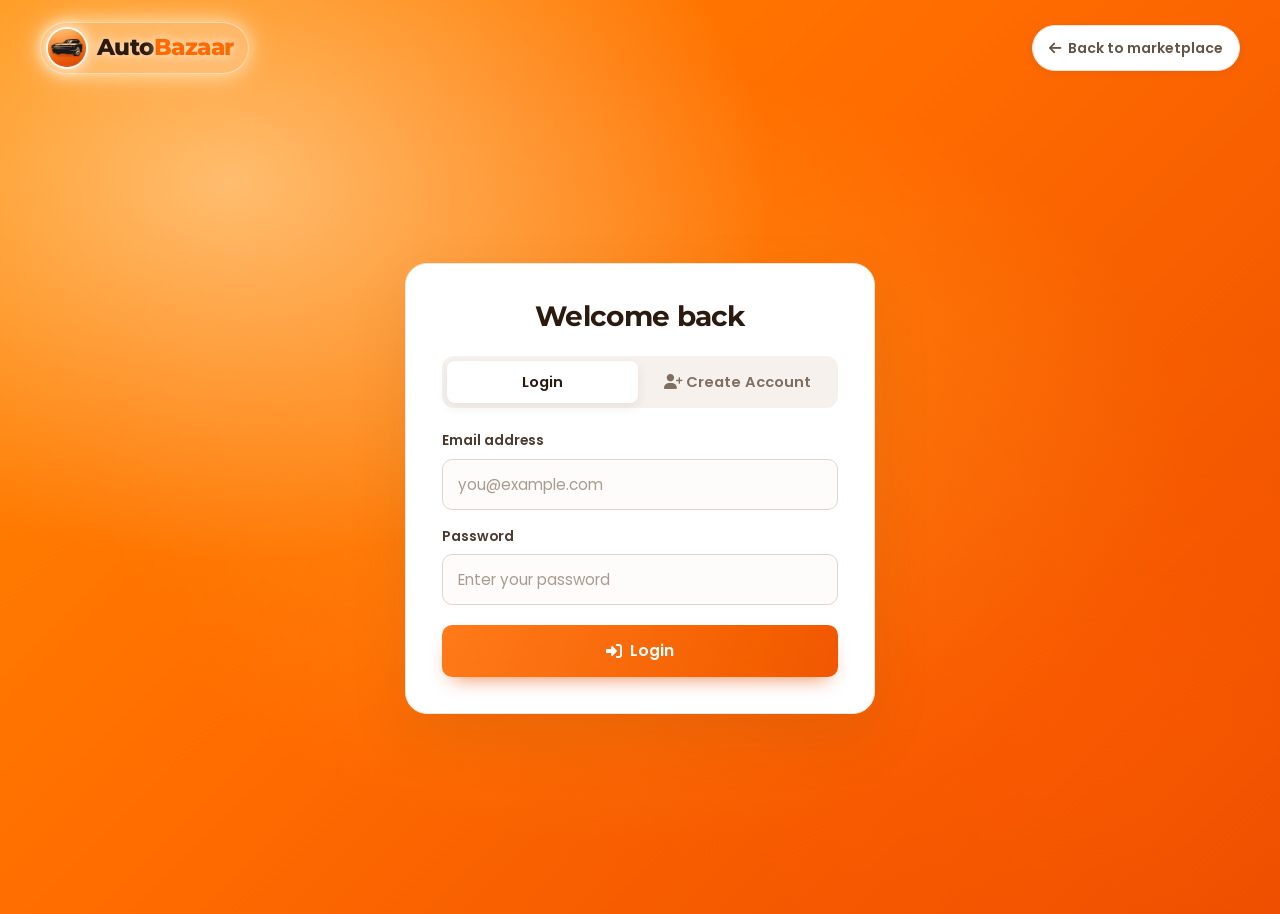
<file: front-end/Pages/auth.html>
<!DOCTYPE html>
<html lang="en">
<head>
    <meta charset="UTF-8">
    <meta name="viewport" content="width=device-width, initial-scale=1.0">
    <title>Login or Create Account | AutoBazaar</title>
    <link rel="icon" type="image/png" href="../Assets/Images/Icon.png">
    <link rel="stylesheet" href="https://cdnjs.cloudflare.com/ajax/libs/font-awesome/6.4.0/css/all.min.css">
    <link href="https://fonts.googleapis.com/css2?family=Montserrat:wght@700;800;900&family=Poppins:wght@400;500;600;700&display=swap" rel="stylesheet">
    <link rel="stylesheet" href="../Styles/main.css">
    <link rel="stylesheet" href="../Styles/auth-page.css">
</head>
<body class="auth-page">
    <header class="auth-header">
        <a class="auth-brand" href="index.html">
            <img class="auth-brand-icon" src="../Assets/Images/Icon.png" alt="">
            <span>Auto<span>Bazaar</span></span>
        </a>
        <a class="auth-back" href="index.html">
            <i class="fas fa-arrow-left" aria-hidden="true"></i> Back to marketplace
        </a>
    </header>

    <main class="auth-layout">
        <section class="auth-card" aria-labelledby="authPageTitle">
            <div class="auth-card-heading">
                <h2 id="authPageTitle">Welcome to AutoBazaar</h2>
            </div>

            <div class="auth-feedback" id="authFeedback" role="status" aria-live="polite" hidden></div>
            <div class="auth-tabs" role="tablist" aria-label="Account options">
                <button class="auth-tab active" type="button" role="tab" aria-selected="true" data-tab="login">Login</button>
                <button class="auth-tab" type="button" role="tab" aria-selected="false" data-tab="register"><i class="fas fa-user-plus" aria-hidden="true"></i> Create Account</button>
            </div>

            <div class="auth-form active" id="loginForm">
                <form id="loginFormData">
                    <div class="form-group">
                        <label for="loginEmail">Email address</label>
                        <input type="email" name="email" id="loginEmail" placeholder="you@example.com" autocomplete="email" required>
                    </div>
                    <div class="form-group">
                        <label for="loginPassword">Password</label>
                        <input type="password" name="password" id="loginPassword" placeholder="Enter your password" autocomplete="current-password" required>
                    </div>
                    <button type="submit" class="btn btn-primary auth-submit">
                        <i class="fas fa-sign-in-alt" aria-hidden="true"></i> Login
                    </button>
                </form>
            </div>

            <div class="auth-form" id="registerForm">
                <form id="registerFormData">
                    <div class="form-row">
                        <div class="form-group">
                            <label for="registerName">Full name</label>
                            <input type="text" name="name" id="registerName" autocomplete="name" maxlength="50" required>
                        </div>
                        <div class="form-group">
                            <label for="registerEmail">Email address</label>
                            <input type="email" name="email" id="registerEmail" autocomplete="email" required>
                        </div>
                    </div>
                    <div class="form-row">
                        <div class="form-group">
                            <label for="registerPhone">Phone number</label>
                            <input type="tel" name="phone" id="registerPhone" inputmode="numeric" pattern="[0-9]{10}" maxlength="10" autocomplete="tel" required>
                        </div>
                        <div class="form-group">
                            <label for="registerCity">City</label>
                            <input type="text" name="city" id="registerCity" autocomplete="address-level2" required>
                        </div>
                    </div>
                    <div class="form-group">
                        <label for="registerAddress">Address</label>
                        <textarea name="address" id="registerAddress" rows="2" autocomplete="street-address" required></textarea>
                    </div>
                    <div class="form-group">
                        <label for="registerUserType">I want to</label>
                        <select name="userType" id="registerUserType" required>
                            <option value="">Choose one</option>
                            <option value="buy">Buy vehicles</option>
                            <option value="sell">Sell vehicles</option>
                            <option value="both">Buy and sell</option>
                        </select>
                    </div>
                    <div class="form-row">
                        <div class="form-group">
                            <label for="registerPassword">Password</label>
                            <input type="password" name="password" id="registerPassword" minlength="6" autocomplete="new-password" required>
                        </div>
                        <div class="form-group">
                            <label for="registerConfirmPassword">Confirm password</label>
                            <input type="password" name="confirmPassword" id="registerConfirmPassword" minlength="6" autocomplete="new-password" required>
                        </div>
                    </div>
                    <button type="submit" class="btn btn-primary auth-submit">
                        <i class="fas fa-user-plus" aria-hidden="true"></i> Create Account
                    </button>
                </form>
            </div>
        </section>
    </main>

    <script src="../Scripts/auth-api.js"></script>
    <script src="../Scripts/auth-page.js"></script>
</body>
</html>
</file>
<file: front-end/Styles/main.css>
/* ====== RESET & BASE ====== */
* {
    margin: 0;
    padding: 0;
    box-sizing: border-box;
}

:root {
    --primary: #ff6a00;
    --primary-dark: #e65100;
    --secondary: #2b1a10;
    --accent: #ffa24d;
    --success: #2ecc71;
    --danger: #e74c3c;
    --warning: #f39c12;
    --light: #f8f9fa;
    --dark: #121212;
    --gray: #8a7463;
    --light-gray: #ffe9d6;
    --font-primary: 'Poppins', sans-serif;
    --font-secondary: 'Montserrat', sans-serif;
    --shadow-sm: 0 2px 8px rgba(43, 26, 16,0.07);
    --shadow-md: 0 8px 24px rgba(43, 26, 16,0.12);
    --shadow-lg: 0 18px 40px rgba(43, 26, 16,0.16);
    --gradient-primary: linear-gradient(135deg, #ff7a1a 0%, #f45f00 50%, #dc4a00 100%);
    --gradient-dark: linear-gradient(135deg, #f46a0b 0%, #e65100 50%, #c43e00 100%);
    --radius-sm: 8px;
    --radius-md: 12px;
    --radius-lg: 16px;
    --radius-xl: 24px;
}

body {
    font-family: var(--font-primary);
    background: linear-gradient(135deg, #fff8eb 0%, #eef7ff 52%, #fff1f7 100%) fixed;
    color: var(--dark);
    line-height: 1.6;
    overflow-x: hidden;
}

.container {
    width: 100%;
    max-width: 1200px;
    margin: 0 auto;
    padding: 0 20px;
}

/* ====== TYPOGRAPHY ====== */
h1, h2, h3, h4, h5, h6 {
    font-family: var(--font-secondary);
    font-weight: 700;
    line-height: 1.2;
}

.section-title {
    font-size: 2.5rem;
    background: var(--gradient-primary);
    -webkit-background-clip: text;
    background-clip: text;
    color: transparent;
    margin-bottom: 1rem;
    position: relative;
    display: inline-block;
}

.section-title::after {
    content: '';
    position: absolute;
    bottom: -10px;
    left: 0;
    width: 60px;
    height: 4px;
    background: var(--primary);
    border-radius: 2px;
}

.section-subtitle {
    font-size: 1.1rem;
    color: var(--gray);
    margin-bottom: 3rem;
}

/* ====== BUTTONS ====== */
.btn {
    display: inline-flex;
    align-items: center;
    justify-content: center;
    gap: 8px;
    padding: 12px 28px;
    border-radius: var(--radius-md);
    font-family: var(--font-primary);
    font-weight: 600;
    font-size: 1rem;
    line-height: 1.2;
    min-height: 44px;
    text-decoration: none;
    cursor: pointer;
    transition: all 0.3s ease;
    border: none;
    outline: none;
}

.btn-primary {
    background: var(--gradient-primary);
    color: white;
    box-shadow: var(--shadow-md);
}

.btn-primary:hover {
    transform: translateY(-2px);
    box-shadow: var(--shadow-lg);
}

.btn-secondary {
    background: var(--secondary);
    color: white;
}

.btn-secondary:hover {
    background: #2a2a4a;
    transform: translateY(-2px);
}

.btn-outline {
    background: transparent;
    border: 2px solid var(--primary);
    color: var(--primary);
}

.btn-outline:hover {
    background: var(--primary);
    color: white;
}

.btn-lg {
    padding: 16px 36px;
    font-size: 1.1rem;
}

/* ====== NAVBAR ====== */
.navbar {
    --nav-ink: #6b5545;
    position: fixed;
    top: 0;
    left: 0;
    width: 100%;
    z-index: 1000;
    padding: 14px clamp(10px, 2vw, 28px) 0;
    pointer-events: none;
    transition: padding 0.3s ease;
}

.navbar.scrolled {
    padding-top: 8px;
}

.nav-container {
    position: relative;
    z-index: 2;
    width: 100%;
    max-width: 1320px;
    margin: 0 auto;
    padding: 0;
    display: flex;
    justify-content: flex-start;
    align-items: center;
    gap: clamp(0.5rem, 1.5vw, 1.25rem);
    pointer-events: auto;
    background: transparent;
    -webkit-backdrop-filter: none;
    backdrop-filter: none;
    border: 0;
    border-radius: 0;
    box-shadow: none;
    transition: none;
}

.nav-search.search-container {
    flex: 1 1 auto;
    max-width: none;
    min-width: 0;
    margin: 0 0 0 clamp(14px, 2vw, 28px);
    padding: 6px;
    grid-template-columns: minmax(0, 1.8fr) minmax(100px, 0.95fr) minmax(110px, 1fr) auto;
    gap: 6px;
    background: rgba(255, 255, 255, 0.94);
    border: 1px solid rgba(255, 255, 255, 0.88);
    border-radius: 999px;
    box-shadow: 0 8px 24px rgba(43, 26, 16, 0.18);
}

.nav-search .search-input,
.nav-search .search-select {
    width: 100%;
    min-width: 0;
    min-height: 42px;
    padding: 9px 14px;
    color: var(--secondary);
    background: #fff4ea;
    border: 1px solid rgba(43, 26, 16, 0.06);
    border-radius: 999px;
    font-size: 0.82rem;
}

.nav-search .search-input::placeholder {
    color: #8a7463;
    opacity: 1;
}

.nav-search .search-input:focus,
.nav-search .search-select:focus {
    background: #fff;
    box-shadow: 0 0 0 3px rgba(255, 106, 0, 0.2);
}

.nav-search .search-btn {
    min-height: 42px;
    padding: 9px 18px;
    border-radius: 999px;
    font-size: 0.84rem;
    white-space: nowrap;
}

/* Logo */
.logo {
    display: flex;
    align-items: center;
    gap: 10px;
    min-height: 44px;
    line-height: 1;
    text-decoration: none;
    flex: 0 0 auto;
}

.hero-brand {
    justify-content: center;
    width: fit-content;
    margin: 0 auto 18px;
}

.logo-icon {
    display: block;
    flex: 0 0 38px;
    width: 38px;
    height: 38px;
    object-fit: cover;
    border-radius: 50%;
    box-shadow: 0 4px 12px rgba(35, 19, 9, 0.25);
    transition: transform 0.3s ease;
}

.logo:hover .logo-icon {
    transform: scale(1.06);
}

.logo-text {
    font-family: var(--font-secondary);
    font-size: 1.45rem;
    font-weight: 800;
    letter-spacing: -0.02em;
    line-height: 1;
    color: var(--secondary);
}

.logo-highlight {
    color: var(--primary);
}

.hero-brand .logo-text {
    color: #fff;
    text-shadow: 0 2px 6px rgba(43, 26, 16, 0.8);
}

.hero-brand .logo-highlight {
    color: #ffbf78;
    text-shadow: 0 2px 6px rgba(43, 26, 16, 0.8);
}

/* Menu */
.nav-menu {
    --nav-ink: rgba(255, 247, 239, 0.9);
    position: fixed;
    top: 86px;
    bottom: 14px;
    left: 14px;
    z-index: 2;
    display: flex;
    width: min(340px, calc(100vw - 28px));
    padding: 16px 16px 14px;
    flex-direction: column;
    align-items: stretch;
    gap: 0;
    overflow-y: auto;
    overscroll-behavior: contain;
    background:
        radial-gradient(240px circle at 100% 0%, rgba(255, 178, 91, 0.32), transparent 72%),
        linear-gradient(155deg, #713916 0%, #492719 54%, #2b1a10 100%);
    -webkit-backdrop-filter: blur(18px);
    backdrop-filter: blur(18px);
    border: 1px solid rgba(255, 221, 188, 0.34);
    border-radius: 26px;
    box-shadow: 0 28px 64px -20px rgba(43, 26, 16, 0.58);
    opacity: 0;
    visibility: hidden;
    pointer-events: none;
    transform: translateX(calc(-100% - 28px));
    transition: opacity 0.25s ease, transform 0.25s ease, visibility 0s linear 0.25s;
}

.nav-menu.active {
    opacity: 1;
    visibility: visible;
    pointer-events: auto;
    transform: translateX(0);
    transition: opacity 0.25s ease, transform 0.25s ease, visibility 0s;
}

.sidebar-header {
    display: flex;
    align-items: flex-start;
    justify-content: space-between;
    gap: 12px;
    padding: 2px 2px 12px;
}

.sidebar-kicker {
    display: block;
    margin-bottom: 5px;
    color: rgba(255, 214, 174, 0.88);
    font-size: 0.68rem;
    font-weight: 600;
    letter-spacing: 0.14em;
}

.sidebar-heading h2 {
    color: #fff;
    font-family: var(--font-primary);
    font-size: 1.6rem;
    font-weight: 700;
}

.sidebar-heading p {
    margin-top: 5px;
    color: rgba(255, 240, 223, 0.78);
    font-size: 0.82rem;
}

.sidebar-close {
    display: inline-flex;
    flex: 0 0 auto;
    width: 38px;
    height: 38px;
    align-items: center;
    justify-content: center;
    color: #fff;
    background: rgba(255, 183, 109, 0.14);
    border: 1px solid rgba(255, 224, 193, 0.32);
    border-radius: 50%;
    cursor: pointer;
    transition: background 0.2s ease, transform 0.2s ease;
}

.sidebar-close:hover {
    background: rgba(255, 183, 109, 0.26);
    transform: rotate(90deg);
}

.sidebar-links {
    display: flex;
    flex-direction: column;
}

.sidebar-link-group + .sidebar-link-group {
    margin-top: 8px;
    padding-top: 8px;
    border-top: 1px solid rgba(255, 223, 194, 0.2);
}

.navbar::after {
    content: '';
    position: fixed;
    inset: 0;
    z-index: 1;
    background: rgba(18, 18, 18, 0.35);
    opacity: 0;
    pointer-events: none;
    transition: opacity 0.25s ease;
}

.navbar.menu-open::after {
    opacity: 1;
    pointer-events: auto;
}

.nav-link {
    position: relative;
    display: flex;
    align-items: center;
    gap: 8px;
    width: 100%;
    min-height: 44px;
    padding: 10px 14px;
    font-family: var(--font-primary);
    font-size: 0.88rem;
    font-weight: 500;
    line-height: 1;
    letter-spacing: 0.01em;
    white-space: nowrap;
    text-decoration: none;
    color: var(--nav-ink);
    border-radius: 14px;
    transition: background 0.25s ease, color 0.25s ease, box-shadow 0.25s ease;
}

.nav-link i {
    display: inline-flex;
    align-items: center;
    justify-content: center;
    width: 1.1em;
    font-size: 0.85em;
    line-height: 1;
    opacity: 0.7;
    transition: opacity 0.25s ease, transform 0.25s ease;
}

.nav-link:hover {
    color: #fff;
    background: rgba(255, 183, 109, 0.14);
    box-shadow: inset 0 0 0 1px rgba(255, 224, 193, 0.16);
}

.nav-link:hover i {
    opacity: 1;
    transform: translateY(-1px);
}

.nav-link.active {
    color: #fff;
    background: linear-gradient(110deg, rgba(255, 122, 26, 0.4), rgba(255, 178, 91, 0.18));
    box-shadow: inset 0 0 0 1px rgba(255, 218, 178, 0.38), 0 6px 18px rgba(255, 106, 0, 0.16);
}

.nav-link.active i {
    opacity: 1;
}

.sidebar-auth-actions {
    display: grid;
    gap: 8px;
    margin-top: auto;
    padding-top: 12px;
    border-top: 1px solid rgba(255, 223, 194, 0.2);
}

.sidebar-auth-actions .btn {
    width: 100%;
    min-height: 42px;
    padding: 10px 16px;
    border-radius: 14px;
    font-size: 0.92rem;
}

.sidebar-auth-actions .btn[hidden] {
    display: none;
}

.sidebar-auth-actions .btn i {
    display: inline-flex;
    align-items: center;
    justify-content: center;
    width: 1em;
    height: 1em;
    line-height: 1;
}

.sidebar-auth-actions .btn-outline {
    color: #fff;
    background: rgba(255, 226, 198, 0.08);
    border: 1px solid rgba(255, 226, 198, 0.34);
}

.sidebar-auth-actions .btn-outline:hover {
    color: #fff;
    background: rgba(255, 183, 109, 0.18);
    border-color: rgba(255, 226, 198, 0.7);
}

.sidebar-auth-actions .btn-primary {
    box-shadow: 0 8px 20px -6px rgba(255, 106, 0, 0.6);
}

.sidebar-auth-actions .btn-primary:hover {
    transform: translateY(-1px);
    box-shadow: 0 12px 24px -6px rgba(255, 106, 0, 0.7);
}

.menu-toggle {
    display: flex;
    flex: 0 0 auto;
    width: 42px;
    height: 42px;
    padding: 0;
    font-size: 1.1rem;
    color: #fff;
    background: var(--gradient-primary);
    border: 1px solid rgba(255, 255, 255, 0.55);
    border-radius: 50%;
    box-shadow: 0 6px 16px rgba(43, 26, 16, 0.26);
    cursor: pointer;
    align-items: center;
    justify-content: center;
    transition: background 0.2s ease, color 0.2s ease;
}

.menu-toggle:hover {
    background: var(--primary-dark);
    color: #fff;
}

.nav-link:focus-visible,
.sidebar-auth-actions .btn:focus-visible,
.menu-toggle:focus-visible,
.sidebar-close:focus-visible,
.logo:focus-visible {
    outline: 2px solid var(--primary);
    outline-offset: 2px;
}

@media (prefers-reduced-motion: reduce) {
    .navbar,
    .nav-container,
    .nav-link,
    .nav-menu,
    .navbar::after,
    .logo-icon {
        transition: none;
    }
}

/* ====== HERO SECTION ====== */
.hero-section {
    position: relative;
    min-height: 650px;
    background:
        linear-gradient(180deg, rgba(30, 14, 6,0.72), rgba(30, 14, 6,0.55) 50%, rgba(30, 14, 6,0.88)),
        url('../Assets/Images/index.jpg') center / cover no-repeat,
        #1a1a2e;
    display: flex;
    align-items: center;
    justify-content: center;
    text-align: center;
    color: white;
}

.hero-content {
    position: relative;
    z-index: 2;
    max-width: 800px;
    padding: 0 20px;
}

.hero-title {
    font-size: 4rem;
    margin-bottom: 1rem;
    background: linear-gradient(to right, #ff4d00, #ffbf47, #00b4d8);
    -webkit-background-clip: text;
    background-clip: text;
    color: transparent;
    animation: gradient 3s ease infinite;
    background-size: 200% auto;
}

@keyframes gradient {
    0% { background-position: 0% 50%; }
    50% { background-position: 100% 50%; }
    100% { background-position: 0% 50%; }
}

.hero-subtitle {
    font-size: 1.3rem;
    margin-bottom: 2.5rem;
    opacity: 0.9;
}

.search-container {
    display: grid;
    grid-template-columns: 2fr 1fr 1fr auto;
    gap: 1rem;
    align-items: center;
}

.search-input,
.search-select {
    padding: 15px 20px;
    border: none;
    border-radius: var(--radius-lg);
    background: var(--light);
    font-family: var(--font-primary);
    font-size: 1rem;
    outline: none;
    transition: all 0.3s ease;
}

.search-input:focus,
.search-select:focus {
    box-shadow: 0 0 0 3px rgba(8, 127, 140, 0.22);
}

.search-btn {
    display: inline-flex;
    align-items: center;
    justify-content: center;
    gap: 8px;
    background: var(--gradient-primary);
    color: white;
    border: none;
    padding: 15px 30px;
    min-height: 54px;
    border-radius: var(--radius-lg);
    font-weight: 600;
    cursor: pointer;
    transition: all 0.3s ease;
}

.search-btn:hover {
    transform: translateY(-2px);
    box-shadow: var(--shadow-md);
}

.hero-stats {
    display: flex;
    justify-content: center;
    gap: 3rem;
    margin-top: 3rem;
    flex-wrap: wrap;
}

.stat-item {
    text-align: center;
}

.stat-item h3 {
    font-size: 2.5rem;
    color: var(--primary);
    margin-bottom: 0.5rem;
}

.stat-item p {
    font-size: 0.9rem;
    opacity: 0.8;
}

/* ====== SECTIONS ====== */
.section {
    padding: 100px 0;
}

.featured-section {
    background: linear-gradient(135deg, #fff6e8 0%, #edf7ff 52%, #f8f0ff 100%);
    scroll-margin-top: 85px;
}

.section-header {
    text-align: center;
    margin-bottom: 3rem;
}

.section-controls {
    display: flex;
    justify-content: center;
    gap: 1rem;
    margin-top: 2rem;
}

.filter-btn {
    min-height: 44px;
    justify-content: center;
    line-height: 1.2;
    padding: 10px 24px;
    background: white;
    border: 2px solid var(--light-gray);
    border-radius: var(--radius-lg);
    font-family: var(--font-primary);
    font-weight: 500;
    cursor: pointer;
    transition: all 0.3s ease;
    display: flex;
    align-items: center;
    gap: 8px;
}

.filter-btn:hover,
.filter-btn.active {
    background: var(--primary);
    border-color: var(--primary);
    color: white;
}

/* ====== VEHICLE CARDS ====== */
.vehicles-grid {
    position: relative;
    overflow: visible;
    margin: 3rem 0;
}

.carousel-container {
    display: grid;
    grid-template-columns: repeat(auto-fit, minmax(min(100%, 340px), 1fr));
    align-items: stretch;
    gap: 1.75rem;
}

.vehicle-card {
    min-width: 0;
    display: flex;
    flex-direction: column;
    background: white;
    border: 1px solid rgba(43, 26, 16, 0.08);
    border-radius: 18px;
    overflow: hidden;
    box-shadow: var(--shadow-md);
    transition: transform 0.25s ease, box-shadow 0.25s ease, border-color 0.25s ease;
    position: relative;
    flex-shrink: 1;
}

.carousel-nav {
    display: none;
}

.carousel-btn {
    background: var(--primary);
    color: white;
    border: none;
    width: 50px;
    height: 50px;
    border-radius: 50%;
    cursor: pointer;
    font-size: 1.2rem;
    transition: all 0.3s ease;
}

.carousel-btn:hover {
    background: var(--primary-dark);
    transform: scale(1.1);
}

.carousel-btn:disabled {
    background: var(--gray);
    cursor: not-allowed;
    transform: none;
}

.vehicle-card {
    background: white;
    border-radius: 18px;
    overflow: hidden;
    box-shadow: var(--shadow-md);
    transition: transform 0.25s ease, box-shadow 0.25s ease, border-color 0.25s ease;
    position: relative;
}

.vehicle-card:hover {
    transform: translateY(-5px);
    box-shadow: var(--shadow-lg);
    border-color: rgba(255, 106, 0, 0.35);
}

.vehicle-badge {
    position: absolute;
    top: 15px;
    right: 15px;
    background: var(--primary);
    color: white;
    padding: 5px 15px;
    border-radius: 20px;
    font-size: 0.8rem;
    font-weight: 600;
    z-index: 1;
}

.vehicle-image {
    aspect-ratio: 4 / 3;
    min-height: 240px;
    overflow: hidden;
    display: flex;
    align-items: center;
    justify-content: center;
    padding: 12px;
    background: linear-gradient(135deg, #fff7f0, #eef7ff);
}

.vehicle-image img {
    display: block;
    width: 100%;
    height: 100%;
    object-fit: contain;
    transition: transform 0.35s ease;
}

.vehicle-card[data-type="car"] .vehicle-image {
    padding: 0;
}

.vehicle-card[data-type="car"] .vehicle-image img {
    object-fit: cover;
}

.vehicle-card:hover .vehicle-image img {
    transform: scale(1.035);
}

.vehicle-info {
    display: flex;
    flex: 1;
    flex-direction: column;
    padding: 1.25rem;
}

.vehicle-title {
    font-size: 1.35rem;
    margin-bottom: 0.5rem;
    color: var(--secondary);
}

.vehicle-price {
    font-size: 1.6rem;
    font-weight: 700;
    color: var(--primary);
    min-height: 1.8em;
    margin-bottom: 0.75rem;
}

.vehicle-details {
    display: grid;
    grid-template-columns: repeat(2, minmax(0, 1fr));
    align-content: start;
    min-height: 76px;
    gap: 0.6rem;
    margin-bottom: 1.25rem;
}

.empty-state {
    grid-column: 1 / -1;
    padding: 2rem;
    text-align: center;
    color: var(--gray);
    background: white;
    border-radius: var(--radius-md);
}

.detail-item {
    display: flex;
    align-items: center;
    min-width: 0;
    gap: 7px;
    color: var(--gray);
    font-size: 0.82rem;
}

.detail-item i {
    flex: 0 0 16px;
    color: var(--primary);
    text-align: center;
}

.detail-item span {
    overflow: hidden;
    text-overflow: ellipsis;
    white-space: nowrap;
}

.vehicle-actions {
    display: grid;
    grid-template-columns: repeat(2, minmax(0, 1fr));
    gap: 0.6rem;
    margin-top: auto;
}

.vehicle-actions .btn {
    width: 100%;
    min-width: 0;
    min-height: 60px;
    flex-direction: column;
    gap: 4px;
    padding: 8px 6px;
    font-size: 0.8rem;
    line-height: 1.2;
    white-space: normal;
}

.vehicle-actions .compare-toggle {
    grid-column: 1 / -1;
    min-height: 44px;
    flex-direction: row;
    gap: 0.5rem;
}

.compare-toggle.is-selected {
    background: #fff4ea;
    border-color: var(--primary);
}

.compare-toggle:disabled {
    cursor: not-allowed;
    opacity: 0.55;
}

.compare-toolbar {
    display: flex;
    width: min(100%, 1000px);
    align-items: center;
    justify-content: space-between;
    gap: 1rem;
    margin: 1.25rem auto 0;
    padding: 1rem 1.25rem;
    color: var(--secondary);
    background: rgba(255, 255, 255, 0.58);
    border: 1px solid rgba(43, 26, 16, 0.12);
    border-radius: 16px;
    box-shadow: var(--shadow-sm);
    backdrop-filter: blur(10px);
    -webkit-backdrop-filter: blur(10px);
}

.compare-toolbar[hidden] {
    display: none;
}

#compareSelectionStatus {
    min-height: 42px;
    display: inline-flex;
    align-items: center;
    padding: 0.65rem 0.85rem;
    background: transparent;
    border-radius: 10px;
    font-weight: 600;
}

.compare-toolbar-actions {
    display: flex;
    flex: 0 0 auto;
    gap: 0.65rem;
}

.compare-toolbar .btn {
    min-height: 42px;
    padding: 0.65rem 1rem;
}

.compare-toolbar .btn:disabled {
    cursor: not-allowed;
    opacity: 0.55;
}

.compare-modal .compare-modal-content {
    width: min(94vw, 1100px);
    max-width: 1100px;
    margin: 4vh auto;
}

.compare-modal .modal-body {
    padding: clamp(1.25rem, 3vw, 2.5rem);
}

.compare-modal .close-modal {
    z-index: 1;
    padding: 0.25rem 0.55rem;
    background: transparent;
    border: 0;
}

.compare-modal-heading {
    display: flex;
    align-items: center;
    justify-content: space-between;
    gap: 1rem;
    margin: 0 2.5rem 1.25rem 0;
}

.compare-modal-heading h2 {
    margin: 0;
    color: var(--secondary);
    font-size: clamp(1.5rem, 3vw, 2rem);
    letter-spacing: -0.03em;
}

.compare-clear-all {
    display: inline-flex;
    width: 40px;
    height: 40px;
    flex: 0 0 40px;
    align-items: center;
    justify-content: center;
    color: #825b4a;
    background: #fff1e5;
    border: 0;
    border-radius: 50%;
    cursor: pointer;
    transition: color 0.2s ease, background 0.2s ease, transform 0.2s ease;
}

.compare-clear-all:hover {
    color: #fff;
    background: #d64545;
    transform: translateY(-1px);
}

.compare-clear-all:focus-visible {
    outline: 2px solid var(--primary);
    outline-offset: 2px;
}

.compare-add-controls {
    display: grid;
    grid-template-columns: auto minmax(0, 1fr);
    align-items: center;
    gap: 1rem;
    margin-bottom: 1.25rem;
    padding: 1rem;
    background: #fff7f0;
    border: 1px solid rgba(43, 26, 16, 0.08);
    border-radius: 14px;
}

.compare-add-controls[hidden] {
    display: none;
}

.compare-add-controls label {
    color: var(--secondary);
    font-weight: 600;
}

.compare-add-actions {
    display: flex;
    min-width: 0;
    gap: 0.65rem;
}

.compare-add-actions select {
    flex: 1 1 auto;
    min-width: 0;
    min-height: 42px;
    padding: 0.6rem 0.8rem;
    color: var(--secondary);
    background: #fff;
    border: 1px solid rgba(43, 26, 16, 0.18);
    border-radius: 10px;
    font: inherit;
}

.compare-add-actions .btn {
    flex: 0 0 auto;
    min-height: 42px;
    padding: 0.6rem 0.9rem;
    white-space: nowrap;
}

.compare-add-actions .btn:disabled {
    cursor: not-allowed;
    opacity: 0.55;
}

.compare-table-wrap {
    overflow-x: auto;
    border: 1px solid rgba(43, 26, 16, 0.1);
    border-radius: 14px;
    background: #fff;
}

.compare-table {
    width: 100%;
    border-collapse: collapse;
    text-align: left;
}

.compare-table th,
.compare-table td {
    min-width: 170px;
    padding: 1rem;
    border-bottom: 1px solid rgba(43, 26, 16, 0.08);
}

.compare-table thead th {
    color: var(--secondary);
    background: linear-gradient(180deg, #fff7f0, #fff);
    vertical-align: top;
}

.compare-table thead th:first-child {
    min-width: 125px;
}

.compare-vehicle-heading {
    position: relative;
    display: flex;
    min-width: 180px;
    flex-direction: column;
    gap: 0.75rem;
}

.compare-remove-btn {
    position: absolute;
    top: 0.5rem;
    right: 0.5rem;
    z-index: 1;
    display: inline-flex;
    width: 32px;
    height: 32px;
    align-items: center;
    justify-content: center;
    padding: 0;
    color: #5d4739;
    background: rgba(255, 255, 255, 0.95);
    border: 0;
    border-radius: 50%;
    box-shadow: 0 2px 8px rgba(35, 19, 9, 0.2);
    cursor: pointer;
    transition: color 0.2s ease, background 0.2s ease, transform 0.2s ease;
}

.compare-remove-btn:hover {
    color: #fff;
    background: #d64545;
    transform: scale(1.08);
}

.compare-remove-btn:focus-visible {
    outline: 2px solid var(--primary);
    outline-offset: 2px;
}

.compare-vehicle-image {
    display: block;
    width: 100%;
    height: 128px;
    object-fit: cover;
    background: #fff1e5;
    border-radius: 12px;
}

.compare-vehicle-info {
    display: flex;
    align-items: flex-start;
    flex-direction: column;
    gap: 0.4rem;
}

.compare-vehicle-name {
    color: var(--secondary);
    font-size: 1rem;
    font-weight: 700;
    line-height: 1.35;
}

.compare-vehicle-type {
    padding: 0.25rem 0.6rem;
    color: #8a4b1f;
    font-size: 0.75rem;
    font-weight: 600;
    background: #fff0e2;
    border-radius: 999px;
}

.compare-table tbody th {
    color: var(--secondary);
    font-weight: 600;
}

.compare-table tbody td {
    color: var(--gray);
}

.compare-table .compare-empty-state {
    padding: 2rem 1.25rem;
    color: rgba(120, 105, 94, 0.35);
    font-weight: 600;
    text-align: center;
    background: rgba(255, 250, 246, 0.55);
}

.compare-table tbody tr:nth-child(even) {
    background: #fffaf6;
}

.compare-table tbody tr:first-child td {
    color: var(--primary);
    font-size: 1.05rem;
    font-weight: 700;
}

.compare-table tbody tr:last-child th,
.compare-table tbody tr:last-child td {
    border-bottom: 0;
}

/* ====== STEPS SECTION ====== */
.steps-section {
    background: var(--gradient-dark);
    color: white;
    position: relative;
    overflow: hidden;
}

.steps-container {
    display: grid;
    grid-template-columns: repeat(auto-fit, minmax(250px, 1fr));
    gap: 2rem;
    position: relative;
    z-index: 1;
}

.step-card {
    text-align: center;
    padding: 2rem;
    background: rgba(255, 255, 255, 0.1);
    backdrop-filter: blur(10px);
    border-radius: var(--radius-lg);
    border: 1px solid rgba(255, 255, 255, 0.2);
    transition: all 0.3s ease;
}

.step-card:hover {
    transform: translateY(-10px);
    background: rgba(255, 255, 255, 0.15);
}

.step-icon {
    position: relative;
    width: 80px;
    height: 80px;
    margin: 0 auto 1.5rem;
    background: rgba(255, 106, 0, 0.16);
    border-radius: 50%;
    display: flex;
    align-items: center;
    justify-content: center;
}

.step-icon i {
    font-size: 2rem;
    color: var(--primary);
}

.step-number {
    position: absolute;
    top: -10px;
    right: -10px;
    width: 30px;
    height: 30px;
    background: var(--primary);
    color: white;
    border-radius: 50%;
    display: flex;
    align-items: center;
    justify-content: center;
    font-weight: 700;
}

/* ====== SELL SECTION ====== */
.sell-banner {
    display: grid;
    grid-template-columns: 1fr 1fr;
    gap: 4rem;
    align-items: center;
    background: white;
    border-radius: var(--radius-xl);
    overflow: hidden;
    box-shadow: var(--shadow-lg);
}

.sell-content {
    padding: 3rem;
}

.sell-content h2 {
    font-size: 2.5rem;
    margin-bottom: 1.5rem;
    color: var(--secondary);
}

.sell-features {
    list-style: none;
    margin: 2rem 0;
}

.sell-features li {
    display: flex;
    align-items: center;
    gap: 10px;
    margin-bottom: 1rem;
    color: var(--gray);
}

.sell-features i {
    color: var(--success);
}

.sell-image {
    display: block;
    width: 100%;
    height: 500px;
    object-fit: cover;
}

/* ====== TESTIMONIALS ====== */
.testimonials-container {
    display: grid;
    grid-template-columns: repeat(auto-fit, minmax(300px, 1fr));
    gap: 2rem;
}

.testimonial-card {
    position: relative;
    background: white;
    padding: 2rem;
    border-radius: var(--radius-lg);
    box-shadow: var(--shadow-md);
    transition: all 0.3s ease;
}

.testimonial-card:hover {
    transform: translateY(-5px);
    box-shadow: var(--shadow-lg);
}

.testimonial-rating {
    color: #ffc107;
    margin-bottom: 1rem;
}

.feedback-remove {
    position: absolute;
    top: 0.75rem;
    right: 0.75rem;
    display: none;
    width: 2rem;
    height: 2rem;
    align-items: center;
    justify-content: center;
    padding: 0;
    border: 0;
    border-radius: 50%;
    background: var(--primary);
    color: white;
    cursor: pointer;
}

.feedback-remove:hover {
    color: var(--secondary);
}

.user-feedback {
    position: relative;
}

.feedback-delete-mode .testimonial-card .feedback-remove {
    display: flex;
}

.testimonial-author {
    display: flex;
    align-items: center;
    gap: 1rem;
    margin-top: 1.5rem;
}

.testimonial-author img {
    width: 50px;
    height: 50px;
    border-radius: 50%;
    object-fit: cover;
}

.feedback-panel {
    margin-top: 3rem;
    padding: 2rem;
    background: white;
    border-radius: var(--radius-lg);
    box-shadow: var(--shadow-md);
}

.feedback-panel-heading {
    display: flex;
    flex-wrap: wrap;
    align-items: center;
    justify-content: space-between;
    gap: 1rem;
}

.feedback-panel h3 {
    margin-bottom: 1.5rem;
    color: var(--secondary);
}

.feedback-mode-toggle {
    margin-bottom: 1.5rem;
}

.feedback-panel h3 i {
    color: var(--primary);
    margin-right: 0.5rem;
}

.feedback-panel form > .form-group > label {
    display: block;
    margin-bottom: 0.5rem;
    color: var(--secondary);
    font-weight: 500;
}

.feedback-rating {
    border: 0;
    margin: 0 0 1rem;
    padding: 0;
}

.feedback-rating legend {
    margin-bottom: 0.5rem;
    color: var(--secondary);
    font-weight: 500;
}

.rating-stars {
    display: flex;
    flex-direction: row-reverse;
    justify-content: flex-end;
    width: max-content;
}

.rating-stars input {
    position: absolute;
    width: 1px;
    height: 1px;
    opacity: 0;
    pointer-events: none;
}

.rating-stars label {
    padding: 0.15rem;
    color: #b8c0cc;
    cursor: pointer;
    font-size: 1.6rem;
}

.rating-stars input:checked ~ label,
.rating-stars label:hover,
.rating-stars label:hover ~ label {
    color: #ffc107;
}

.rating-stars input:focus-visible + label {
    outline: 2px solid var(--primary);
    outline-offset: 2px;
}

.feedback-avatar {
    display: flex;
    width: 50px;
    height: 50px;
    align-items: center;
    justify-content: center;
    border-radius: 50%;
    background: var(--primary);
    color: white;
    font-weight: 700;
}

/* ====== CONTACT SECTION ====== */
.contact-section {
    background: var(--gradient-dark);
    color: white;
}

.contact-container {
    display: grid;
    grid-template-columns: 1fr 1fr;
    gap: 4rem;
}

.contact-info {
    display: flex;
    flex-direction: column;
    gap: 2rem;
}

.contact-item {
    display: flex;
    align-items: flex-start;
    gap: 1.5rem;
}

.contact-item i {
    font-size: 1.5rem;
    color: var(--primary);
    margin-top: 5px;
}

.contact-form {
    background: rgba(255, 255, 255, 0.1);
    backdrop-filter: blur(10px);
    padding: 3rem;
    border-radius: var(--radius-xl);
    border: 1px solid rgba(255, 255, 255, 0.2);
}

.form-group {
    margin-bottom: 1rem;
}

.form-group input,
.form-group select,
.form-group textarea {
    width: 100%;
    padding: 12px 16px;
    background: rgba(255, 255, 255, 0.9);
    border: none;
    border-radius: var(--radius-md);
    font-family: var(--font-primary);
    font-size: 0.95rem;
    outline: none;
    transition: all 0.3s ease;
}

.form-group input:focus,
.form-group select:focus,
.form-group textarea:focus {
    box-shadow: 0 0 0 3px rgba(255, 106, 0, 0.3);
}

/* ====== FOOTER ====== */
.footer {
    background: var(--secondary);
    color: white;
    padding: 60px 0 20px;
}

.footer-content {
    display: grid;
    grid-template-columns: repeat(auto-fit, minmax(250px, 1fr));
    gap: 3rem;
    margin-bottom: 3rem;
}

.footer-section h3 {
    margin-bottom: 1.5rem;
    color: white;
    font-size: 1.3rem;
}

.footer-section ul {
    list-style: none;
}

.footer-section ul li {
    margin-bottom: 0.8rem;
}

.footer-section ul li a {
    color: #b3b3b3;
    text-decoration: none;
    transition: color 0.3s ease;
}

.footer-section ul li a:hover {
    color: var(--primary);
}

.social-links {
    display: flex;
    gap: 1rem;
    margin-top: 1.5rem;
}

.social-links a {
    display: flex;
    align-items: center;
    justify-content: center;
    width: 40px;
    height: 40px;
    background: rgba(255, 255, 255, 0.1);
    border-radius: 50%;
    color: white;
    text-decoration: none;
    transition: all 0.3s ease;
}

.social-links a:hover {
    background: var(--primary);
    transform: translateY(-3px);
}

.footer-bottom {
    padding-top: 2rem;
    border-top: 1px solid rgba(255, 255, 255, 0.1);
    display: flex;
    justify-content: space-between;
    align-items: center;
    flex-wrap: wrap;
    gap: 1rem;
}

.payment-methods-footer {
    display: flex;
    gap: 1rem;
    font-size: 1.5rem;
}

/* ====== MODAL ====== */
.modal {
    display: none;
    position: fixed;
    top: 0;
    left: 0;
    width: 100%;
    height: 100%;
    background: rgba(0, 0, 0, 0.8);
    z-index: 2000;
    backdrop-filter: blur(5px);
}

.modal-content {
    position: relative;
    background: white;
    margin: 2% auto;
    width: 90%;
    max-width: 450px;
    border-radius: var(--radius-xl);
    animation: modalSlide 0.3s ease;
    max-height: 90vh;
    overflow-y: auto;
}

@keyframes modalSlide {
    from {
        opacity: 0;
        transform: translateY(-50px);
    }
    to {
        opacity: 1;
        transform: translateY(0);
    }
}

.close-modal {
    position: absolute;
    right: 20px;
    top: 20px;
    font-size: 1.5rem;
    cursor: pointer;
    color: var(--gray);
    transition: color 0.3s ease;
}

.close-modal:hover {
    color: var(--danger);
}

.modal-body {
    padding: 2rem;
}

/* ====== AUTH FORMS ====== */
.auth-feedback,
.auth-notice {
    padding: 0.85rem 1rem;
    border: 1px solid #c9dff3;
    border-radius: var(--radius-sm);
    background: #eef7ff;
    color: var(--secondary);
    font-size: 0.92rem;
}

.auth-feedback {
    margin-bottom: 1.25rem;
}

.auth-feedback[hidden],
.auth-notice[hidden] {
    display: none;
}

.auth-feedback.error,
.auth-notice.error {
    border-color: #f3c3ba;
    background: #fff0ee;
    color: #8a1f12;
}

.auth-feedback.success,
.auth-notice.success {
    border-color: #b8dfc1;
    background: #eef9f0;
    color: #23613a;
}

.auth-notice {
    position: fixed;
    top: 96px;
    right: 24px;
    z-index: 2100;
    max-width: min(420px, calc(100vw - 48px));
    box-shadow: var(--shadow-lg);
}

.auth-form button:disabled {
    cursor: wait;
    opacity: 0.7;
}

.auth-tabs {
    display: flex;
    margin-bottom: 2rem;
    border-bottom: 2px solid var(--light-gray);
}

.auth-tab {
    flex: 1;
    padding: 1rem;
    background: none;
    border: none;
    font-family: var(--font-primary);
    font-size: 1.1rem;
    font-weight: 600;
    color: var(--gray);
    cursor: pointer;
    transition: all 0.3s ease;
    position: relative;
}

.auth-tab.active {
    color: var(--primary);
}

.auth-tab.active::after {
    content: '';
    position: absolute;
    bottom: -2px;
    left: 0;
    width: 100%;
    height: 2px;
    background: var(--primary);
}

.auth-form {
    display: none;
}

.auth-form.active {
    display: block;
}

.form-header {
    text-align: center;
    margin-bottom: 2rem;
}

.form-row {
    display: grid;
    grid-template-columns: 1fr 1fr;
    gap: 1rem;
}

/* ====== BUY PAGE ====== */
.buy-page {
    margin-top: 100px;
    min-height: calc(100vh - 180px);
}

.page-header {
    padding: 4rem 0;
    background: var(--gradient-dark);
    color: white;
    text-align: center;
}

.page-header h1 {
    font-size: 3rem;
    margin-bottom: 1rem;
}

/* ====== SELL PAGE ====== */
.sell-form-container {
    max-width: 800px;
    margin: 100px auto 50px;
    padding: 2rem;
}

.sell-form {
    background: white;
    border-radius: var(--radius-xl);
    padding: 3rem;
    box-shadow: var(--shadow-lg);
}

.sell-form h2 {
    text-align: center;
    margin-bottom: 2rem;
    color: var(--secondary);
}

/* ====== UI REFRESH ====== */
::selection { background: rgba(255, 106, 0, 0.2); }
html { scroll-padding-top: 90px; }

body {
    background:
        radial-gradient(900px 500px at 6% -4%, rgba(255, 106, 0, 0.08), transparent 60%),
        radial-gradient(800px 500px at 96% 8%, rgba(0, 180, 216, 0.08), transparent 60%),
        #fbf9f6;
    background-attachment: fixed;
    color: #1d1d2b;
}

@keyframes fadeUp {
    from { opacity: 0; transform: translateY(14px); }
    to { opacity: 1; transform: translateY(0); }
}

/* Typography */
.section-title { letter-spacing: -0.02em; margin-bottom: 1.25rem; }
.section-title::after { left: 50%; transform: translateX(-50%); width: 56px; }
.section-subtitle { max-width: 680px; margin: 0.75rem auto 2.5rem; text-align: center; }

/* Buttons */
.btn { border-radius: 14px; letter-spacing: 0.01em; }
.btn-primary { box-shadow: 0 10px 24px -8px rgba(255, 106, 0, 0.6); }
.btn-primary:hover { box-shadow: 0 14px 28px -8px rgba(255, 106, 0, 0.7); }
.btn-outline { border-width: 1.5px; }
.btn-secondary { box-shadow: 0 10px 24px -10px rgba(43, 26, 16, 0.6); }

/* Hero */
.hero-section { padding: 140px 0 90px; }
.hero-title { font-size: clamp(2.5rem, 6vw, 4.5rem); letter-spacing: -0.03em; }
.hero-subtitle {
    margin-bottom: 1.25rem;
    font-size: clamp(1.05rem, 2vw, 1.3rem);
    color: rgba(255, 255, 255, 0.85);
    opacity: 1;
}
.search-container { gap: 0.6rem; }
.search-input, .search-select {
    padding: 14px 18px;
    border-radius: 14px;
    background: #fff4ea;
    color: var(--secondary);
}
.search-input:focus, .search-select:focus { background: #fff; box-shadow: 0 0 0 3px rgba(255, 106, 0, 0.25); }
.search-btn { border-radius: 14px; box-shadow: 0 10px 22px -8px rgba(255, 106, 0, 0.65); }
.hero-stats { gap: 1rem; margin-top: 1.75rem; }
.stat-item {
    flex: 0 1 190px;
    padding: 1rem 1.25rem;
    background: rgba(255, 255, 255, 0.08);
    border: 1px solid rgba(255, 255, 255, 0.16);
    border-radius: 18px;
    -webkit-backdrop-filter: blur(10px);
    backdrop-filter: blur(10px);
    transition: transform 0.25s ease, background 0.25s ease;
}
.stat-item:hover { transform: translateY(-3px); background: rgba(255, 255, 255, 0.14); }
.stat-item h3 { font-size: 1.35rem; color: #ffe9d6; margin-bottom: 0.2rem; }

/* Vehicles */
.featured-section { background: linear-gradient(180deg, #ffffff 0%, #fbf3ec 100%); }
.section-controls {
    width: fit-content;
    margin: 2rem auto 0;
    padding: 5px;
    gap: 4px;
    background: #fff;
    border-radius: 999px;
    box-shadow: var(--shadow-sm), 0 0 0 1px rgba(43, 26, 16, 0.05);
}
.filter-btn {
    min-height: 40px;
    padding: 8px 22px;
    border: none;
    border-radius: 999px;
    background: transparent;
    color: #755f4e;
}
.filter-btn:hover { background: rgba(255, 106, 0, 0.08); color: var(--primary); border-color: transparent; }
.filter-btn.active, .filter-btn.active:hover {
    background: var(--gradient-primary);
    color: #fff;
    box-shadow: 0 6px 16px -4px rgba(255, 106, 0, 0.55);
}
.vehicle-card {
    border-radius: 20px;
    border: 1px solid rgba(43, 26, 16, 0.06);
    box-shadow: var(--shadow-sm);
    animation: fadeUp 0.5s ease both;
}
.vehicle-card:hover { transform: translateY(-6px); box-shadow: 0 24px 48px -18px rgba(43, 26, 16, 0.3); }
.vehicle-badge {
    top: 14px;
    right: auto;
    left: 14px;
    padding: 5px 12px;
    background: rgba(43, 26, 16, 0.78);
    -webkit-backdrop-filter: blur(8px);
    backdrop-filter: blur(8px);
    letter-spacing: 0.02em;
}
.vehicle-image { background: linear-gradient(135deg, #fff7f0, #eef7ff); }
.vehicle-info { padding: 1.35rem; }
.vehicle-title { font-size: 1.2rem; letter-spacing: -0.01em; }
.vehicle-price { font-family: var(--font-secondary); font-size: 1.5rem; }
.detail-item {
    padding: 6px 10px;
    background: #fff4ea;
    border-radius: 10px;
    color: #755f4e;
}
.vehicle-actions .btn { min-height: 56px; border-radius: 12px; }
.empty-state { border: 1.5px dashed rgba(43, 26, 16, 0.15); background: rgba(255, 255, 255, 0.7); border-radius: 20px; }

/* How it works + contact (dark sections) */
.steps-section, .contact-section {
    background:
        radial-gradient(600px 320px at 12% 0%, rgba(255, 106, 0, 0.25), transparent 60%),
        radial-gradient(600px 320px at 92% 100%, rgba(0, 180, 216, 0.2), transparent 60%),
        var(--gradient-dark);
}
.steps-section .section-subtitle, .contact-section .section-subtitle { color: rgba(255, 255, 255, 0.7); }
.step-card {
    padding: 2.25rem 1.75rem;
    background: rgba(255, 255, 255, 0.06);
    border: 1px solid rgba(255, 255, 255, 0.12);
    border-radius: 22px;
}
.step-card:hover { transform: translateY(-8px); background: rgba(255, 255, 255, 0.1); border-color: rgba(255, 154, 60, 0.4); }
.step-card h3 { font-size: 1.15rem; margin-bottom: 0.5rem; }
.step-card p { color: rgba(255, 255, 255, 0.7); font-size: 0.95rem; }
.step-icon { background: rgba(255, 106, 0, 0.14); box-shadow: 0 0 0 8px rgba(255, 106, 0, 0.06); }
.step-number { background: var(--gradient-primary); box-shadow: 0 6px 14px -4px rgba(255, 106, 0, 0.7); }

/* Sell */
.sell-banner { gap: 0; border-radius: 28px; border: 1px solid rgba(43, 26, 16, 0.06); box-shadow: 0 30px 60px -28px rgba(43, 26, 16, 0.35); }
.sell-content { padding: clamp(2rem, 5vw, 3.5rem); }
.sell-content h2 { font-size: clamp(1.8rem, 3.5vw, 2.5rem); letter-spacing: -0.02em; }
.sell-features li { color: #6b5545; font-weight: 500; }
.sell-features i { color: var(--success); font-size: 1.1rem; }
.sell-image { height: 100%; min-height: 460px; }

/* Testimonials + feedback */
.testimonial-card {
    border: 1px solid rgba(43, 26, 16, 0.06);
    border-radius: 22px;
    box-shadow: var(--shadow-sm);
    overflow: hidden;
}
.testimonial-card::before {
    content: '\201C';
    position: absolute;
    top: 0.4rem;
    right: 1.25rem;
    font-family: var(--font-secondary);
    font-size: 5.5rem;
    line-height: 1;
    color: rgba(255, 106, 0, 0.12);
    pointer-events: none;
}
.testimonial-card p { color: #3a2616; }
.testimonial-author h4 { font-size: 1rem; }
.testimonial-author span { color: var(--gray); font-size: 0.85rem; }
.feedback-remove { z-index: 1; }
.feedback-panel { padding: 2.25rem; border-radius: 24px; border: 1px solid rgba(43, 26, 16, 0.06); box-shadow: var(--shadow-md); }

/* Forms */
.form-group input, .form-group select, .form-group textarea {
    padding: 13px 16px;
    background: #fff4ea;
    color: var(--secondary);
    border: 1.5px solid #ffe9d6;
    border-radius: 12px;
}
.form-group input::placeholder, .form-group textarea::placeholder { color: #a8927f; }
.form-group input:focus, .form-group select:focus, .form-group textarea:focus {
    background: #fff;
    border-color: var(--primary);
    box-shadow: 0 0 0 3px rgba(255, 106, 0, 0.18);
}
.contact-form .form-group input, .contact-form .form-group select, .contact-form .form-group textarea {
    background: rgba(255, 255, 255, 0.08);
    color: #fff;
    border-color: rgba(255, 255, 255, 0.16);
}
.contact-form .form-group input::placeholder, .contact-form .form-group textarea::placeholder { color: rgba(255, 255, 255, 0.55); }
.contact-form .form-group input:focus, .contact-form .form-group select:focus, .contact-form .form-group textarea:focus {
    background: rgba(255, 255, 255, 0.14);
    border-color: rgba(255, 154, 60, 0.7);
}
.contact-form select option { color: var(--secondary); }

/* Contact */
.contact-form { padding: clamp(1.5rem, 4vw, 2.5rem); border-radius: 28px; }
.contact-item i {
    flex: 0 0 48px;
    display: flex;
    align-items: center;
    justify-content: center;
    width: 48px;
    height: 48px;
    margin-top: 0;
    font-size: 1.1rem;
    background: rgba(255, 106, 0, 0.15);
    border-radius: 14px;
}
.contact-item h3 { font-size: 1.1rem; margin-bottom: 0.25rem; }
.contact-item p { color: rgba(255, 255, 255, 0.7); }

/* Footer */
.footer { background: #12121f; }
.footer .logo-text { color: #fff; }
.footer p { color: rgba(255, 255, 255, 0.65); }
.footer-section h3 { font-size: 1.05rem; }
.social-links a { border-radius: 12px; }
.payment-methods-footer { color: rgba(255, 255, 255, 0.55); }

/* Modals */
.modal { background: rgba(30, 14, 6, 0.65); -webkit-backdrop-filter: blur(8px); backdrop-filter: blur(8px); }
.modal-content { margin: 4vh auto; border-radius: 28px; box-shadow: 0 40px 80px -20px rgba(0, 0, 0, 0.5); }
.modal-body { padding: 2.25rem; }
.close-modal {
    right: 16px;
    top: 16px;
    z-index: 2;
    display: flex;
    align-items: center;
    justify-content: center;
    width: 36px;
    height: 36px;
    font-size: 1.4rem;
    line-height: 1;
    background: rgba(43, 26, 16, 0.06);
    border-radius: 50%;
}
.close-modal:hover { background: rgba(231, 76, 60, 0.12); }
.auth-tabs { padding: 4px; gap: 4px; background: #fff4ea; border-bottom: none; border-radius: 14px; }
.auth-tab { padding: 0.7rem; font-size: 1rem; border-radius: 10px; }
.auth-tab.active { background: #fff; box-shadow: var(--shadow-sm); }
.auth-tab.active::after { display: none; }
.form-header h3 { color: var(--secondary); margin-bottom: 0.25rem; }
.form-header p { color: var(--gray); }
.auth-notice { border-radius: 14px; }

/* Scrollbar */
html { scrollbar-color: rgba(43, 26, 16, 0.3) transparent; }
::-webkit-scrollbar { width: 10px; height: 10px; }
::-webkit-scrollbar-thumb { background: rgba(43, 26, 16, 0.25); border-radius: 10px; border: 2px solid transparent; background-clip: padding-box; }
::-webkit-scrollbar-thumb:hover { background: rgba(255, 106, 0, 0.6); background-clip: padding-box; border: 2px solid transparent; }

@media (max-width: 992px) {
    .sell-image { min-height: 0; height: 300px; }
}

@media (max-width: 768px) {
    .section { padding: 72px 0; }
    .hero-section { padding: 120px 0 64px; }
    .stat-item { flex: 1 1 140px; }
    .feedback-panel, .modal-body { padding: 1.5rem; }
}

@media (prefers-reduced-motion: reduce) {
    .vehicle-card { animation: none; }
}

/* ====== THEME: ORANGE + WHITE ====== */
/* Orange is the primary color, white is the supporting surface, warm charcoal is used for text */
body {
    background:
        radial-gradient(900px 520px at 6% -5%, rgba(255, 138, 40, 0.14), transparent 60%),
        radial-gradient(800px 520px at 98% 6%, rgba(255, 190, 130, 0.16), transparent 60%),
        linear-gradient(180deg, #ffffff 0%, #fff8f1 50%, #ffffff 100%);
    background-attachment: fixed;
    color: var(--secondary);
}

/* Titles */
.section-title {
    background: none;
    -webkit-background-clip: initial;
    background-clip: initial;
    color: var(--secondary);
}
.section-title::after { background: linear-gradient(90deg, #f45f00, #ffb06b); }
.steps-section .section-title, .contact-section .section-title { color: #fff; }
.steps-section .section-title::after, .contact-section .section-title::after { background: #fff; }
.btn-secondary { background: #2b1a10; }
.btn-secondary:hover { background: #4a2c18; }

/* Hero */
.hero-section {
    background:
        linear-gradient(180deg, rgba(30, 14, 6, 0.7), rgba(120, 45, 0, 0.45) 55%, rgba(30, 14, 6, 0.86)),
        url('../Assets/Images/index.jpg') center / cover no-repeat,
        #c43e00;
}
.hero-title {
    background: none;
    -webkit-background-clip: initial;
    background-clip: initial;
    color: #fff;
    animation: none;
    text-shadow: 0 4px 30px rgba(0, 0, 0, 0.35);
}
.stat-item h3 { color: #ffd2a6; }

/* Vehicles */
.featured-section { background: linear-gradient(180deg, #ffffff 0%, #fff1e3 100%); }
.vehicle-image { background: linear-gradient(135deg, #fff7f0, #ffe9d6); }
.vehicle-badge { color: #fff; -webkit-backdrop-filter: none; backdrop-filter: none; }
.vehicle-card[data-type="car"] .vehicle-badge { background: #2b1a10; }
.vehicle-card[data-type="bike"] .vehicle-badge { background: var(--gradient-primary); }
.vehicle-card:hover { border-color: rgba(255, 106, 0, 0.35); }
.vehicle-price {
    background: none;
    -webkit-background-clip: initial;
    background-clip: initial;
    color: #e65100;
}
.detail-item { background: #fff4ea; }
.detail-item i { color: var(--primary); }

/* Orange sections (How it works + Contact) with white text */
.steps-section, .contact-section {
    background:
        radial-gradient(600px 320px at 12% 0%, rgba(255, 255, 255, 0.22), transparent 60%),
        radial-gradient(600px 320px at 92% 100%, rgba(120, 35, 0, 0.35), transparent 60%),
        var(--gradient-dark);
}
.steps-section .section-subtitle, .contact-section .section-subtitle { color: rgba(255, 255, 255, 0.88); }
.step-card { --sa: #fff; background: rgba(255, 255, 255, 0.14); border-color: rgba(255, 255, 255, 0.28); }
.step-card:hover { background: rgba(255, 255, 255, 0.22); border-color: rgba(255, 255, 255, 0.6); }
.step-card p { color: rgba(255, 255, 255, 0.9); }
.step-icon { background: rgba(255, 255, 255, 0.2); box-shadow: 0 0 0 8px rgba(255, 255, 255, 0.08); }
.step-icon i { color: #fff; }
.step-number { background: #fff; color: #e65100; box-shadow: 0 6px 14px -4px rgba(0, 0, 0, 0.25); }
.contact-item i { background: rgba(255, 255, 255, 0.2); color: #fff; }
.contact-item p { color: rgba(255, 255, 255, 0.9); }
.contact-form { background: rgba(255, 255, 255, 0.14); border-color: rgba(255, 255, 255, 0.3); }
.contact-form .form-group input, .contact-form .form-group select, .contact-form .form-group textarea {
    background: rgba(255, 255, 255, 0.18);
    border-color: rgba(255, 255, 255, 0.4);
}
.contact-form .form-group input::placeholder, .contact-form .form-group textarea::placeholder { color: rgba(255, 255, 255, 0.78); }
.contact-form .form-group input:focus, .contact-form .form-group select:focus, .contact-form .form-group textarea:focus {
    background: rgba(255, 255, 255, 0.28);
    border-color: #fff;
    box-shadow: 0 0 0 3px rgba(255, 255, 255, 0.25);
}
.contact-form .btn-primary { background: #fff; color: #e65100; box-shadow: 0 10px 24px -8px rgba(0, 0, 0, 0.35); }
.contact-form .btn-primary:hover { background: #fff7f0; }

/* Sell, nav, footer */
.sell-content { background: linear-gradient(135deg, #ffffff 0%, #fff7f0 100%); }
.sell-features i { color: var(--primary); }
.testimonial-card::before { color: rgba(255, 106, 0, 0.16); }
.nav-menu .nav-link:hover:not(.active) { background: rgba(255, 183, 109, 0.14); }
.footer { background: #231309; }
.footer .logo-highlight, .footer-section ul li a:hover { color: #ffa24d; }

/* Scroll reveal */
.reveal { opacity: 0; }
.reveal.in-view { opacity: 1; animation: fadeUp 0.6s ease backwards; animation-delay: var(--d, 0ms); }

/* Toasts */
.toast-stack {
    position: fixed;
    left: 50%;
    bottom: 24px;
    z-index: 3000;
    display: flex;
    flex-direction: column;
    align-items: center;
    gap: 10px;
    width: min(440px, calc(100vw - 32px));
    transform: translateX(-50%);
    pointer-events: none;
}
.toast {
    --tc: var(--primary);
    display: flex;
    align-items: flex-start;
    gap: 12px;
    width: 100%;
    padding: 14px 16px;
    background: #fff;
    color: var(--secondary);
    font-size: 0.92rem;
    border-radius: 14px;
    border-left: 4px solid var(--tc);
    box-shadow: 0 18px 40px -12px rgba(43, 26, 16, 0.4);
    pointer-events: auto;
    animation: fadeUp 0.3s ease both;
}
.toast i { margin-top: 2px; color: var(--tc); }
.toast.success { --tc: #12b886; }
.toast.error { --tc: #e5484d; }
.toast.leaving { opacity: 0; transform: translateY(8px); transition: opacity 0.3s ease, transform 0.3s ease; }

/* Back to top */
.back-to-top {
    position: fixed;
    right: 24px;
    bottom: 24px;
    z-index: 900;
    width: 46px;
    height: 46px;
    display: flex;
    align-items: center;
    justify-content: center;
    color: #fff;
    background: var(--gradient-primary);
    border: none;
    border-radius: 50%;
    cursor: pointer;
    box-shadow: 0 12px 24px -8px rgba(230, 81, 0, 0.6);
    opacity: 0;
    visibility: hidden;
    transform: translateY(12px);
    transition: opacity 0.25s ease, transform 0.25s ease, visibility 0s linear 0.25s;
}
.back-to-top.visible { opacity: 1; visibility: visible; transform: none; transition: opacity 0.25s ease, transform 0.25s ease; }
.back-to-top:hover { transform: translateY(-3px); }

@media (prefers-reduced-motion: reduce) {
    .reveal { opacity: 1; }
    .reveal.in-view { animation: none; }
}

/* ====== COLOR GRADING SYSTEM ====== */
/* Orange stays primary. Supporting grades: ember red, gold, midnight indigo, ocean blue, fresh green */
:root {
    --grad-sunset: linear-gradient(135deg, #ffb347 0%, #ff6a00 50%, #f0412a 100%);
    --grad-ember: linear-gradient(135deg, #f77a14 0%, #e8530a 45%, #c9301f 100%);
    --grad-gold: linear-gradient(135deg, #ffe29a 0%, #ffb347 100%);
    --grad-midnight: linear-gradient(135deg, #1b1038 0%, #3a1c5c 50%, #a23a1e 100%);
    --grad-ocean: linear-gradient(135deg, #1e3a8a 0%, #3b6fd4 100%);
    --grad-fresh: linear-gradient(135deg, #0ca678 0%, #38d9a9 100%);
}

body {
    background:
        radial-gradient(900px 520px at 6% -5%, rgba(255, 138, 40, 0.14), transparent 60%),
        radial-gradient(800px 520px at 98% 6%, rgba(240, 65, 42, 0.07), transparent 60%),
        radial-gradient(800px 600px at 0% 100%, rgba(59, 111, 212, 0.07), transparent 60%),
        linear-gradient(180deg, #ffffff 0%, #fff8f1 50%, #ffffff 100%);
    background-attachment: fixed;
}

/* Buttons: gradient slides on hover */
.btn-primary, .search-btn {
    background-image: linear-gradient(110deg, #ff7a1a 0%, #f45f00 45%, #e8390f 100%);
    background-size: 180% 100%;
    background-position: 0% 50%;
    transition: background-position 0.45s ease, transform 0.3s ease, box-shadow 0.3s ease;
}
.btn-primary:hover, .search-btn:hover { background-position: 100% 50%; }
.btn-secondary { background: linear-gradient(135deg, #1b1038, #3a1c5c); }
.btn-secondary:hover { background: linear-gradient(135deg, #2a1857, #55287f); }
.back-to-top { background: var(--grad-sunset); }
.section-title::after { background: var(--grad-sunset); }

/* Hero: midnight to ember with a sunset glow at the horizon */
.hero-section {
    background:
        radial-gradient(900px 420px at 50% 112%, rgba(255, 106, 0, 0.5), transparent 65%),
        linear-gradient(180deg, rgba(20, 10, 40, 0.78) 0%, rgba(110, 40, 25, 0.42) 55%, rgba(20, 10, 40, 0.9) 100%),
        url('../Assets/Images/index.jpg') center / cover no-repeat,
        #1b1038;
}
.hero-title {
    background: linear-gradient(180deg, #ffffff 35%, #ffd9b3 100%);
    -webkit-background-clip: text;
    background-clip: text;
    color: transparent;
    text-shadow: none;
    filter: drop-shadow(0 4px 24px rgba(0, 0, 0, 0.35));
}
.stat-item h3 { color: #ffc27a; }

/* Vehicles */
.featured-section { background: linear-gradient(180deg, #ffffff 0%, #fff1e3 55%, #ffe6d0 100%); }
.vehicle-card[data-type="car"] .vehicle-badge { background: var(--grad-ocean); }
.vehicle-card[data-type="bike"] .vehicle-badge { background: var(--grad-sunset); }
.vehicle-card::after {
    content: '';
    position: absolute;
    left: 0;
    right: 0;
    bottom: 0;
    height: 3px;
    background: var(--grad-sunset);
    transform: scaleX(0);
    transform-origin: left;
    transition: transform 0.4s ease;
}
.vehicle-card:hover::after { transform: scaleX(1); }
.vehicle-price {
    background: linear-gradient(90deg, #ff6a00, #e8390f);
    -webkit-background-clip: text;
    background-clip: text;
    color: transparent;
}
.detail-item:nth-child(1) i { color: #3b6fd4; }
.detail-item:nth-child(2) i { color: #ff6a00; }
.detail-item:nth-child(3) i { color: #e8a000; }
.detail-item:nth-child(4) i { color: #0ca678; }

/* How it works: orange to ember */
.steps-section {
    background:
        radial-gradient(600px 320px at 12% 0%, rgba(255, 226, 154, 0.35), transparent 60%),
        radial-gradient(600px 320px at 92% 100%, rgba(120, 20, 20, 0.35), transparent 60%),
        var(--grad-ember);
}
.step-number { background: var(--grad-gold); color: #8a3200; }

/* Contact: midnight to ember for contrast */
.contact-section {
    background:
        radial-gradient(600px 340px at 10% 0%, rgba(255, 106, 0, 0.3), transparent 60%),
        radial-gradient(600px 340px at 95% 100%, rgba(59, 111, 212, 0.25), transparent 60%),
        var(--grad-midnight);
}
.contact-item i { background: var(--grad-sunset); color: #fff; }
.contact-form .btn-primary { background: var(--grad-sunset); color: #fff; box-shadow: 0 10px 24px -8px rgba(240, 65, 42, 0.6); }
.contact-form .btn-primary:hover { background: var(--grad-sunset); }

/* Sell, testimonials, feedback */
.sell-content { background: linear-gradient(135deg, #ffffff 0%, #fff1e3 100%); }
.testimonial-card:nth-child(1) .testimonial-author > div:first-child { background: var(--grad-sunset) !important; }
.testimonial-card:nth-child(2) .testimonial-author > div:first-child { background: var(--grad-ocean) !important; }
.testimonial-card:nth-child(3) .testimonial-author > div:first-child { background: var(--grad-fresh) !important; }
.feedback-avatar { background: var(--grad-sunset); }

/* Footer: midnight, matches contact */
.footer { background: linear-gradient(180deg, #24103f 0%, #120824 100%); }

/* Toasts: blue info, green success, coral error */
.toast { --tc: #3b6fd4; }
.toast.success { --tc: #0ca678; }
.toast.error { --tc: #f0412a; }

.favorite-toggle {
    position: absolute;
    top: 14px;
    right: 14px;
    z-index: 2;
    display: grid;
    width: 42px;
    height: 42px;
    place-items: center;
    border: 1px solid rgba(43, 26, 16, 0.1);
    border-radius: 50%;
    background: #fff;
    color: #755f4e;
    box-shadow: var(--shadow-sm);
    cursor: pointer;
    transition: color 0.2s ease, background 0.2s ease;
}
.favorite-toggle:hover { color: var(--primary); }
.favorite-toggle.is-favorite { background: #fff1e3; color: var(--primary); }
.favorite-toggle:focus-visible { outline: 3px solid rgba(255, 106, 0, 0.35); outline-offset: 2px; }
.favorite-toggle .favorite-heart {
    transition: transform 0.2s ease;
}
.favorite-toggle:hover .favorite-heart,
.favorite-toggle:focus-visible .favorite-heart {
    transform: scale(1.12);
}
.favorite-toggle .favorite-heart.is-animating {
    animation: favorite-heart-pop 0.42s cubic-bezier(0.2, 0.8, 0.2, 1);
}
.vehicle-card:hover .favorite-toggle:hover + .vehicle-image img,
.vehicle-card:hover .favorite-toggle:focus + .vehicle-image img {
    transform: none;
}
.vehicle-card:has(.favorite-toggle:hover),
.vehicle-card:has(.favorite-toggle:focus) {
    transform: none;
    box-shadow: var(--shadow-sm);
}
.vehicle-card.no-entry-animation {
    animation: none;
}

@keyframes favorite-heart-pop {
    0% { transform: scale(1); }
    35% { transform: scale(1.45) rotate(-12deg); }
    65% { transform: scale(0.9) rotate(8deg); }
    100% { transform: scale(1); }
}

.favorites-filter { white-space: nowrap; }
.favorites-count {
    min-width: 20px;
    padding: 2px 6px;
    border-radius: 999px;
    background: rgba(43, 26, 16, 0.08);
    font-size: 0.75rem;
    line-height: 1.2;
}
.favorites-filter.active .favorites-count { background: rgba(255, 255, 255, 0.2); }
.vehicles-grid.favorites-view {
    height: min(680px, 72vh);
    overflow-y: auto;
    overflow-x: hidden;
    padding: 12px;
    border: 1px solid rgba(43, 26, 16, 0.08);
    border-radius: 20px;
    background: rgba(255, 255, 255, 0.55);
    box-shadow: var(--shadow-sm);
    scrollbar-gutter: stable;
    overscroll-behavior: contain;
}

@media (prefers-reduced-motion: reduce) {
    .btn-primary, .search-btn, .vehicle-card::after, .favorite-toggle, .favorite-toggle .favorite-heart { transition: none; }
    .favorite-toggle .favorite-heart.is-animating { animation: none; }
}

/* ====== RESPONSIVE ====== */
@media (max-width: 1100px) {
    .nav-container {
        flex-wrap: wrap;
    }

    .nav-search.search-container {
        order: 1;
        flex: 1 0 100%;
        max-width: none;
        margin: 4px 0 0;
        border-radius: 18px;
    }

    .auth-notice {
        top: 128px;
    }
}

@media (max-width: 992px) {
    .hero-title {
        font-size: 3rem;
    }

    .search-container {
        grid-template-columns: 1fr;
    }

    .sell-banner,
    .contact-container {
        grid-template-columns: 1fr;
    }
}

@media (max-width: 768px) {
    .hero-title {
        font-size: 2.5rem;
    }

    .section-title {
        font-size: 2rem;
    }

    .hero-stats {
        gap: 1.5rem;
    }

    .stat-item h3 {
        font-size: 2rem;
    }

    .form-row {
        grid-template-columns: 1fr;
    }
}

@media (max-width: 576px) {
    .container {
        padding: 0 15px;
    }

    .hero-title {
        font-size: 2rem;
    }

    .hero-subtitle {
        font-size: 1.1rem;
    }

    .hero-section {
        padding-top: 230px;
    }

    .logo-text {
        font-size: 1.2rem;
    }

    .nav-container {
        gap: 0.5rem;
    }

    .nav-search.search-container {
        grid-template-columns: minmax(0, 1fr) minmax(0, 1fr);
        gap: 6px;
        padding: 7px;
        border-radius: 16px;
    }

    .nav-search .search-input,
    .nav-search .search-btn {
        grid-column: 1 / -1;
    }

    .nav-search .search-input,
    .nav-search .search-select {
        min-height: 40px;
        padding: 8px 10px;
        font-size: 0.8rem;
    }

    .nav-search .search-btn {
        min-height: 40px;
        padding: 8px 14px;
    }

    .auth-notice {
        top: 230px;
        right: 15px;
        left: 15px;
        max-width: none;
    }

    .menu-toggle {
        width: 40px;
        height: 40px;
        padding: 0;
    }

    .btn {
        padding: 10px 20px;
    }

    .modal-content {
        width: 95%;
        margin: 5% auto;
        max-width: 350px;
    }

    .modal-body {
        padding: 1.5rem;
    }
}

/* ====== UTILITY CLASSES ====== */
.text-center {
    text-align: center;
}

@media (max-width: 600px) {
    .compare-toolbar {
        align-items: stretch;
        flex-direction: column;
    }

    .compare-toolbar-actions {
        flex-wrap: wrap;
    }

    .compare-toolbar-actions .btn {
        flex: 1 1 145px;
    }

    .compare-modal .compare-modal-content {
        width: 96%;
        max-width: none;
        margin: 3vh auto;
    }

    .compare-add-controls {
        grid-template-columns: 1fr;
        gap: 0.55rem;
    }

    .compare-add-actions {
        flex-wrap: wrap;
    }

    .compare-add-actions select {
        flex-basis: 100%;
    }

    .compare-table {
        min-width: 700px;
    }

    .compare-vehicle-image {
        height: 108px;
    }
}

.mt-1 { margin-top: 1rem; }
.mt-2 { margin-top: 2rem; }
.mt-3 { margin-top: 3rem; }
.mb-1 { margin-bottom: 1rem; }
.mb-2 { margin-bottom: 2rem; }
.mb-3 { margin-bottom: 3rem; }

/* Feedback form */
.feedback-panel {
    position: relative;
    isolation: isolate;
    overflow: hidden;
    margin-top: clamp(2rem, 4vw, 3rem);
    padding: clamp(1.5rem, 4vw, 3rem);
    background: linear-gradient(135deg, #fff 0%, #fff8f1 58%, #fff 100%);
    border: 1px solid rgba(230, 81, 0, 0.14);
    border-radius: 28px;
    box-shadow: 0 24px 60px -38px rgba(58, 38, 22, 0.55), 0 8px 26px rgba(58, 38, 22, 0.06);
}

.feedback-panel::before {
    position: absolute;
    z-index: -1;
    top: -150px;
    right: -100px;
    width: 360px;
    height: 360px;
    border-radius: 50%;
    background: radial-gradient(circle, rgba(255, 138, 40, 0.13), transparent 70%);
    content: "";
    pointer-events: none;
}

.feedback-panel-heading {
    display: flex;
    align-items: center;
    justify-content: space-between;
    gap: 1.25rem;
    margin-bottom: 1.75rem;
    padding-bottom: 1.5rem;
    border-bottom: 1px solid rgba(58, 38, 22, 0.09);
}

.feedback-heading-copy {
    display: grid;
    gap: 0.45rem;
}

.feedback-panel .feedback-heading-copy h3 {
    display: flex;
    align-items: center;
    gap: 0.8rem;
    margin: 0;
    color: var(--secondary);
    font-size: clamp(1.2rem, 2.2vw, 1.55rem);
    letter-spacing: -0.02em;
}

.feedback-panel .feedback-heading-copy h3 i {
    display: inline-flex;
    width: 46px;
    height: 46px;
    align-items: center;
    justify-content: center;
    margin: 0;
    border-radius: 14px;
    background: var(--gradient-primary);
    box-shadow: 0 8px 18px rgba(255, 77, 0, 0.2);
    color: white;
    font-size: 1.15rem;
}

.feedback-panel-intro {
    margin: 0;
    padding-left: 58px;
    color: #78695e;
    font-size: 0.92rem;
}

.feedback-panel .feedback-mode-toggle {
    min-height: 42px;
    margin: 0;
    padding: 9px 14px;
    border: 1px solid rgba(230, 81, 0, 0.2);
    border-radius: 12px;
    background: rgba(255, 255, 255, 0.8);
    box-shadow: 0 4px 12px rgba(58, 38, 22, 0.04);
    color: #91420f;
    font-size: 0.88rem;
}

.feedback-panel .feedback-mode-toggle:hover {
    border-color: rgba(230, 81, 0, 0.35);
    background: #fff1e8;
    color: var(--primary-dark);
}

.feedback-panel form {
    display: grid;
    grid-template-columns: minmax(0, 0.85fr) minmax(0, 1.15fr);
    align-items: start;
    gap: 1.25rem 1.5rem;
}

.feedback-panel form > .form-group {
    min-width: 0;
    margin: 0;
}

.feedback-panel form > .feedback-message-group {
    grid-column: 1 / -1;
}

.feedback-panel form > .form-group > label,
.feedback-panel .feedback-rating legend {
    margin-bottom: 0.6rem;
    color: #433326;
    font-size: 0.9rem;
    font-weight: 600;
}

.feedback-panel .form-group input,
.feedback-panel .form-group textarea {
    width: 100%;
    border: 1px solid #eadfd5;
    border-radius: 13px;
    background: rgba(255, 255, 255, 0.92);
    color: var(--secondary);
    transition: border-color 0.2s ease, box-shadow 0.2s ease, background 0.2s ease;
}

.feedback-panel .form-group input {
    min-height: 50px;
}

.feedback-panel .form-group textarea {
    min-height: 140px;
    resize: vertical;
    line-height: 1.6;
}

.feedback-panel .form-group input:focus,
.feedback-panel .form-group textarea:focus {
    border-color: var(--primary);
    background: white;
    box-shadow: 0 0 0 4px rgba(255, 77, 0, 0.12);
    outline: none;
}

.feedback-panel .feedback-rating {
    min-width: 0;
    min-height: 100%;
    margin: 0;
    padding: 0.85rem 1rem 0.75rem;
    border: 1px solid #eadfd5;
    border-radius: 14px;
    background: rgba(255, 255, 255, 0.72);
}

.feedback-panel .feedback-rating legend {
    padding: 0 0.3rem;
}

.feedback-panel .rating-stars {
    gap: 0.2rem;
}

.feedback-panel .rating-stars label {
    display: inline-flex;
    width: 38px;
    height: 38px;
    align-items: center;
    justify-content: center;
    padding: 0;
    border-radius: 10px;
    color: #c9c1b9;
    font-size: 1.35rem;
    transition: color 0.15s ease, background 0.15s ease, transform 0.15s ease;
}

.feedback-panel .rating-stars input:checked ~ label,
.feedback-panel .rating-stars label:hover,
.feedback-panel .rating-stars label:hover ~ label {
    background: #fff4db;
    color: #f2a900;
}

.feedback-panel .rating-stars label:hover {
    transform: translateY(-2px);
}

.feedback-panel .rating-stars input:focus-visible + label {
    outline: 2px solid var(--primary);
    outline-offset: 2px;
}

.feedback-panel form > button[type="submit"] {
    min-width: 190px;
    min-height: 48px;
    justify-self: start;
    border-radius: 12px;
}

.feedback-panel .feedback-status {
    align-self: center;
    margin: 0;
    color: #794122;
    font-size: 0.9rem;
}

.feedback-panel .feedback-status:empty {
    display: none;
}

@media (max-width: 768px) {
    .feedback-panel-heading {
        align-items: flex-start;
    }

    .feedback-panel form {
        grid-template-columns: 1fr;
    }

    .feedback-panel form > .feedback-message-group,
    .feedback-panel form > button[type="submit"],
    .feedback-panel .feedback-status {
        grid-column: 1;
    }
}

@media (max-width: 576px) {
    .feedback-panel {
        padding: 1.25rem;
        border-radius: 22px;
    }

    .feedback-panel-heading {
        flex-direction: column;
        align-items: stretch;
        gap: 1rem;
    }

    .feedback-panel-intro {
        padding-left: 0;
    }

    .feedback-panel .feedback-mode-toggle,
    .feedback-panel form > button[type="submit"] {
        width: 100%;
    }
}

/* Modal surfaces and form controls */
.modal-content {
    overflow: hidden auto;
    border: 1px solid rgba(255, 255, 255, 0.75);
    background: #fff;
    box-shadow: 0 32px 90px -24px rgba(20, 15, 12, 0.55), 0 12px 30px rgba(20, 15, 12, 0.12);
}

.modal-body {
    padding: clamp(1.5rem, 4vw, 2.75rem);
    background:
        radial-gradient(520px 260px at 100% 0%, rgba(255, 138, 40, 0.12), transparent 68%),
        linear-gradient(155deg, #fff 0%, #fffaf5 100%);
}

.modal-body .form-header {
    margin-bottom: 1.5rem;
    text-align: left;
}

.modal-body .form-header h3 {
    margin-bottom: 0.4rem;
    color: var(--secondary);
    font-size: 1.55rem;
    letter-spacing: -0.02em;
}

.modal-body .form-header p {
    color: #78695e;
}

.modal-body .auth-tabs {
    gap: 0.35rem;
    margin-bottom: 1.5rem;
    padding: 0.35rem;
    border: 1px solid #f1e4d8;
    border-radius: 14px;
    background: #fff3e8;
}

.modal-body .auth-tab {
    min-height: 44px;
    padding: 0.65rem 0.85rem;
    border-radius: 10px;
    color: #78695e;
    font-size: 0.95rem;
    transition: color 0.2s ease, background 0.2s ease, box-shadow 0.2s ease;
}

.modal-body .auth-tab.active {
    background: white;
    box-shadow: 0 3px 10px rgba(58, 38, 22, 0.08);
    color: var(--primary-dark);
}

.modal-body .form-row {
    gap: 0.85rem;
}

.modal-body .form-group {
    margin-bottom: 0.9rem;
}

.modal-body .form-group input,
.modal-body .form-group select,
.modal-body .form-group textarea {
    min-height: 48px;
    padding: 0.8rem 0.95rem;
    border: 1px solid #eadfd5;
    border-radius: 12px;
    background: rgba(255, 255, 255, 0.9);
    color: var(--secondary);
    font-size: 0.94rem;
    transition: border-color 0.2s ease, box-shadow 0.2s ease, background 0.2s ease;
}

.modal-body .form-group textarea {
    min-height: 90px;
    resize: vertical;
}

.modal-body .form-group input:focus,
.modal-body .form-group select:focus,
.modal-body .form-group textarea:focus {
    border-color: var(--primary);
    background: white;
    box-shadow: 0 0 0 4px rgba(255, 77, 0, 0.12);
    outline: none;
}

.modal-body .auth-form button[type="submit"],
.modal-body form > button[type="submit"] {
    min-height: 50px;
    border-radius: 12px;
}

.modal-body #uploadZone {
    border-radius: 16px !important;
    background: rgba(255, 255, 255, 0.75);
    transition: background 0.2s ease, border-color 0.2s ease, transform 0.2s ease;
}

.modal-body #uploadZone:hover {
    background: white !important;
    transform: translateY(-2px);
}

.modal-body #photoPreview img {
    border: 2px solid white;
    border-radius: 12px;
    box-shadow: 0 5px 16px rgba(58, 38, 22, 0.12);
}

.close-modal {
    width: 40px;
    height: 40px;
    border: 1px solid rgba(58, 38, 22, 0.08);
    background: rgba(255, 255, 255, 0.85);
    color: #66594f;
    line-height: 1;
    transition: color 0.2s ease, background 0.2s ease, transform 0.2s ease;
}

.close-modal:hover {
    background: #fff0ed;
    color: var(--danger);
    transform: rotate(90deg);
}

@media (max-width: 576px) {
    .modal-body {
        padding: 1.25rem;
    }

    .modal-body .form-row {
        grid-template-columns: 1fr;
        gap: 0;
    }

    .close-modal {
        top: 10px;
        right: 10px;
        width: 36px;
        height: 36px;
    }
}

/* Page search and brand */
.sidebar-brand {
    display: inline-flex;
    align-items: center;
    gap: 10px;
    margin: 2px 0 6px;
    color: inherit;
    text-decoration: none;
}

.sidebar-brand .logo-icon {
    width: 42px;
    height: 42px;
    flex-shrink: 0;
    padding: 5px;
    object-fit: contain;
    background: rgba(255, 255, 255, 0.96);
    border: 1px solid rgba(255, 255, 255, 0.7);
    border-radius: 14px;
    box-shadow: 0 5px 14px rgba(20, 10, 4, 0.22);
    transition: transform 0.3s ease, box-shadow 0.3s ease;
}

.sidebar-brand:hover .logo-icon {
    transform: rotate(-8deg) scale(1.07);
    box-shadow: 0 8px 18px rgba(20, 10, 4, 0.3);
}

.sidebar-brand .logo-text {
    color: #fff;
    font-family: var(--font-secondary);
    font-size: 1.6rem;
    font-weight: 800;
    letter-spacing: -0.5px;
    line-height: 1;
}

.sidebar-brand .logo-highlight {
    color: #ffb45c;
}

.nav-container {
    gap: 14px;
}

.search-container.nav-search {
    display: flex;
    flex: 1 1 auto;
    align-items: center;
    width: 100%;
    max-width: 920px;
    gap: 0;
    margin: 0 auto;
    padding: 6px;
    background: #fff;
    border: 1.5px solid rgba(15, 23, 42, 0.08);
    border-radius: 999px;
    box-shadow: 0 6px 24px rgba(15, 23, 42, 0.1), 0 1px 3px rgba(15, 23, 42, 0.06);
    transition: box-shadow 0.25s ease, border-color 0.25s ease, transform 0.25s ease;
}

.search-container.nav-search:focus-within {
    border-color: var(--primary);
    box-shadow: 0 0 0 4px rgba(255, 107, 53, 0.16), 0 10px 30px rgba(15, 23, 42, 0.14);
}

.search-field {
    position: relative;
    display: flex;
    align-items: center;
    min-width: 0;
}

.search-field-main {
    flex: 1 1 auto;
}

.search-field-select {
    flex: 0 0 auto;
    border-left: 1px solid rgba(15, 23, 42, 0.1);
}

.search-field-icon {
    position: absolute;
    left: 16px;
    color: var(--primary);
    font-size: 0.9rem;
    pointer-events: none;
}

.search-field-caret {
    position: absolute;
    right: 14px;
    color: #64748b;
    font-size: 0.65rem;
    pointer-events: none;
}

.search-container.nav-search .search-input,
.search-container.nav-search .search-select {
    width: 100%;
    height: 44px;
    color: #0f172a;
    background: transparent;
    border: none;
    border-radius: 0;
    box-shadow: none;
    font-family: var(--font-primary);
    font-size: 0.92rem;
    font-weight: 500;
    outline: none;
    -webkit-appearance: none;
    appearance: none;
}

.search-container.nav-search .search-input {
    padding: 0 14px 0 44px;
}

.search-container.nav-search .search-input::placeholder {
    color: #94a3b8;
    font-weight: 400;
}

.search-container.nav-search .search-input::-webkit-search-cancel-button {
    cursor: pointer;
}

.search-container.nav-search .search-select {
    min-width: 160px;
    padding: 0 34px 0 40px;
    cursor: pointer;
}

.search-container.nav-search .search-select:hover {
    color: var(--primary);
}

.search-container.nav-search .search-select option {
    color: #0f172a;
    background: #fff;
}

.search-container.nav-search .search-btn {
    display: inline-flex;
    flex: 0 0 auto;
    align-items: center;
    height: 44px;
    gap: 8px;
    margin-left: 6px;
    padding: 0 26px;
    color: #fff;
    background: linear-gradient(135deg, var(--primary) 0%, #ff8f5a 100%);
    border: none;
    border-radius: 999px;
    box-shadow: 0 4px 14px rgba(255, 107, 53, 0.4);
    cursor: pointer;
    font-family: var(--font-primary);
    font-size: 0.92rem;
    font-weight: 600;
    letter-spacing: 0.2px;
    transition: transform 0.2s ease, box-shadow 0.2s ease, filter 0.2s ease;
}

.search-container.nav-search .search-btn:hover {
    transform: translateY(-1px);
    box-shadow: 0 8px 20px rgba(255, 107, 53, 0.5);
    filter: brightness(1.05);
}

.search-container.nav-search .search-btn:active {
    transform: translateY(0) scale(0.98);
}

@media (max-width: 900px) {
    .search-container.nav-search .search-select {
        min-width: 120px;
    }
}

@media (max-width: 680px) {
    .search-container.nav-search {
        flex-wrap: wrap;
        gap: 6px;
        padding: 8px;
        border-radius: 22px;
    }

    .search-field-main {
        flex: 1 1 100%;
        border-bottom: 1px solid rgba(15, 23, 42, 0.08);
    }

    .search-field-select {
        flex: 1 1 calc(50% - 3px);
        background: #f8fafc;
        border: none;
        border-radius: 14px;
    }

    .search-container.nav-search .search-select {
        min-width: 0;
    }

    .search-container.nav-search .search-btn {
        flex: 1 1 100%;
        justify-content: center;
        margin-left: 0;
        border-radius: 14px;
    }
}

/* Sidebar styling and entrance motion */
.nav-menu {
    --nav-ink: rgba(255, 247, 239, 0.92);
    background:
        radial-gradient(250px circle at 100% 0%, rgba(255, 173, 77, 0.28), transparent 72%),
        linear-gradient(155deg, #51230f 0%, #351b12 55%, #21130d 100%);
    border-color: rgba(255, 218, 180, 0.38);
    box-shadow: 0 28px 64px -20px rgba(30, 15, 7, 0.68), 0 0 0 1px rgba(255, 255, 255, 0.04);
    transition: opacity 0.3s ease, transform 0.42s cubic-bezier(0.22, 1, 0.36, 1), visibility 0s linear 0.42s;
}

.nav-menu.active {
    transition: opacity 0.3s ease, transform 0.42s cubic-bezier(0.22, 1, 0.36, 1), visibility 0s;
    animation: sidebar-enter 0.42s cubic-bezier(0.22, 1, 0.36, 1) both;
}

.sidebar-header {
    align-items: center;
    padding: 4px 2px 18px;
}

.sidebar-kicker {
    color: rgba(255, 200, 142, 0.92);
    letter-spacing: 0.18em;
}

.sidebar-heading p {
    color: rgba(255, 240, 223, 0.72);
}

.sidebar-close {
    width: 40px;
    height: 40px;
    color: #ffe8d1;
    background: rgba(255, 255, 255, 0.08);
    border-color: rgba(255, 224, 193, 0.24);
}

.sidebar-close:hover {
    color: #fff;
    background: rgba(255, 151, 59, 0.26);
}

.sidebar-link-group + .sidebar-link-group {
    margin-top: 10px;
    padding-top: 10px;
    border-color: rgba(255, 223, 194, 0.14);
}

.nav-link {
    min-height: 48px;
    gap: 12px;
    padding: 7px 12px;
    transition: background 0.24s ease, color 0.24s ease, box-shadow 0.24s ease, transform 0.24s ease;
}

.nav-link i {
    width: 34px;
    height: 34px;
    flex: 0 0 34px;
    color: #ffbb78;
    background: rgba(255, 255, 255, 0.09);
    border: 1px solid rgba(255, 222, 190, 0.12);
    border-radius: 11px;
    font-size: 0.9rem;
    opacity: 1;
    transition: background 0.24s ease, color 0.24s ease, transform 0.24s ease, box-shadow 0.24s ease;
}

.nav-link:hover {
    transform: translateX(4px);
    background: rgba(255, 183, 109, 0.12);
}

.nav-link:hover i {
    color: #fff;
    background: rgba(255, 151, 59, 0.3);
    box-shadow: 0 4px 12px rgba(255, 106, 0, 0.18);
    transform: rotate(-6deg) scale(1.06);
}

.nav-link.active {
    background: linear-gradient(110deg, rgba(255, 122, 26, 0.34), rgba(255, 178, 91, 0.12));
    box-shadow: inset 0 0 0 1px rgba(255, 218, 178, 0.3), 0 8px 20px rgba(255, 106, 0, 0.12);
}

.nav-link.active i {
    color: #fff;
    background: linear-gradient(145deg, #ff9a45, #e85a0c);
    border-color: rgba(255, 255, 255, 0.2);
    box-shadow: 0 5px 12px rgba(16, 8, 3, 0.2);
}

.sidebar-auth-actions {
    border-color: rgba(255, 223, 194, 0.14);
}

.sidebar-auth-actions .btn-primary {
    background: linear-gradient(135deg, #ff9a45, #e85a0c);
}

.menu-toggle {
    box-shadow: 0 7px 18px rgba(43, 26, 16, 0.3), 0 0 0 4px rgba(255, 255, 255, 0.14);
    transition: background 0.24s ease, color 0.24s ease, box-shadow 0.24s ease, transform 0.24s ease;
}

.menu-toggle:hover {
    transform: translateY(-2px);
    box-shadow: 0 10px 22px rgba(43, 26, 16, 0.34), 0 0 0 5px rgba(255, 255, 255, 0.18);
}

.menu-toggle i {
    animation: menu-icon-enter 0.24s ease both;
}

.menu-toggle[aria-expanded="true"] {
    background: #fff;
    color: var(--primary-dark);
    box-shadow: 0 7px 18px rgba(43, 26, 16, 0.3), 0 0 0 4px rgba(255, 255, 255, 0.2);
}

.navbar::after {
    background: rgba(20, 12, 8, 0.46);
    -webkit-backdrop-filter: blur(3px);
    backdrop-filter: blur(3px);
}

.nav-menu.active .sidebar-header {
    animation: sidebar-item-enter 0.34s ease both;
    animation-delay: 0.08s;
}

.nav-menu.active .sidebar-link-group .nav-link {
    animation: sidebar-item-enter 0.34s ease both;
}

.nav-menu.active .sidebar-link-group:nth-child(1) .nav-link:nth-child(1) { animation-delay: 0.12s; }
.nav-menu.active .sidebar-link-group:nth-child(1) .nav-link:nth-child(2) { animation-delay: 0.16s; }
.nav-menu.active .sidebar-link-group:nth-child(1) .nav-link:nth-child(3) { animation-delay: 0.2s; }
.nav-menu.active .sidebar-link-group:nth-child(2) .nav-link { animation-delay: 0.24s; }
.nav-menu.active .sidebar-link-group:nth-child(3) .nav-link:nth-child(1) { animation-delay: 0.28s; }
.nav-menu.active .sidebar-link-group:nth-child(3) .nav-link:nth-child(2) { animation-delay: 0.32s; }
.nav-menu.active .sidebar-link-group:nth-child(3) .nav-link:nth-child(3) { animation-delay: 0.36s; }

.nav-menu.active .sidebar-auth-actions {
    animation: sidebar-item-enter 0.34s ease both;
    animation-delay: 0.4s;
}

@keyframes sidebar-enter {
    from {
        opacity: 0;
        transform: translateX(calc(-100% - 28px)) scale(0.97);
    }
    to {
        opacity: 1;
        transform: translateX(0) scale(1);
    }
}

@keyframes sidebar-item-enter {
    from {
        opacity: 0;
        translate: -8px 0;
    }
    to {
        opacity: 1;
        translate: 0 0;
    }
}

@keyframes menu-icon-enter {
    from {
        opacity: 0;
        transform: rotate(-45deg) scale(0.65);
    }
    to {
        opacity: 1;
        transform: rotate(0) scale(1);
    }
}

/* Styles formerly embedded in index.html */
.testimonial-avatar {
    display: flex;
    width: 50px;
    height: 50px;
    align-items: center;
    justify-content: center;
    flex: 0 0 50px;
    color: #fff;
    border-radius: 50%;
    font-weight: 700;
}

.testimonial-avatar-primary { background: var(--primary); }
.testimonial-avatar-accent { background: var(--accent); }
.testimonial-avatar-success { background: var(--success); }
.footer-logo { margin-bottom: 1rem; }
.auth-submit,
.sell-submit { width: 100%; }
.sell-modal-content { max-width: 800px; }

.sell-modal-title {
    margin-bottom: 2rem;
    color: var(--secondary);
    text-align: center;
}

.sell-form-label {
    display: block;
    margin-bottom: 8px;
    color: var(--secondary);
}

.vehicle-type-options {
    display: flex;
    gap: 2rem;
}

.vehicle-type-option {
    display: flex;
    align-items: center;
    gap: 8px;
}

.upload-zone {
    padding: 2rem;
    text-align: center;
    background: #fff;
    border: 2px dashed var(--light-gray);
    border-radius: var(--radius-lg);
    cursor: pointer;
    transition: border-color 0.2s ease, background 0.2s ease;
}

.upload-zone.is-dragging {
    background: rgba(255, 106, 0, 0.06);
    border-color: var(--primary);
}

.upload-zone-icon {
    margin-bottom: 1rem;
    color: var(--primary);
    font-size: 3rem;
}

.file-input-hidden { display: none; }
.photo-preview { margin-top: 1rem; }

@media (max-width: 680px) {
    .vehicle-type-options {
        flex-wrap: wrap;
        gap: 1rem;
    }
}

@media (prefers-reduced-motion: reduce) {
    .nav-menu,
    .nav-menu.active,
    .nav-menu.active .sidebar-header,
    .nav-menu.active .sidebar-link-group .nav-link,
    .nav-menu.active .sidebar-auth-actions,
    .menu-toggle i,
    .sidebar-brand .logo-icon,
    .nav-link,
    .nav-link i {
        animation: none;
        transition: none;
    }
}
</file>
<file: front-end/Styles/auth-page.css>
/* ====== AUTH PAGE ====== */

.auth-page {
    min-height: 100vh;
    color: var(--secondary);
    background:
        radial-gradient(ellipse at 18% 20%, rgba(255, 235, 190, 0.58), transparent 34rem),
        radial-gradient(ellipse at 82% 78%, rgba(255, 91, 0, 0.55), transparent 38rem),
        radial-gradient(ellipse at 50% 50%, rgba(255, 165, 35, 0.5), transparent 60%),
        linear-gradient(135deg, #ff8a00 0%, #ff6a00 48%, #e94b00 100%);
}

.auth-header {
    display: flex;
    width: min(100% - 3rem, 1200px);
    align-items: center;
    justify-content: space-between;
    margin: 0 auto;
    padding: 1.35rem 0;
}

.auth-brand {
    display: inline-flex;
    align-items: center;
    gap: 0.65rem;
    padding: 0.4rem 0.9rem 0.4rem 0.45rem;
    color: var(--secondary);
    font-family: var(--font-secondary);
    font-size: 1.45rem;
    font-weight: 800;
    letter-spacing: -0.02em;
    text-decoration: none;
    background: rgba(255, 255, 255, 0.2);
    border: 1px solid rgba(255, 255, 255, 0.48);
    border-radius: 999px;
    box-shadow: 0 0 18px rgba(255, 247, 218, 0.65), 0 0 34px rgba(255, 255, 255, 0.28);
    text-shadow: 0 0 12px rgba(255, 255, 255, 0.8);
    transition: box-shadow 0.2s ease, transform 0.2s ease;
}

.auth-brand:hover {
    transform: translateY(-1px);
    box-shadow: 0 0 22px rgba(255, 247, 218, 0.85), 0 0 42px rgba(255, 255, 255, 0.38);
}

.auth-brand-icon {
    display: block;
    width: 38px;
    height: 38px;
    object-fit: cover;
    border-radius: 50%;
    box-shadow: 0 0 0 2px rgba(255, 255, 255, 0.9), 0 0 14px 4px rgba(255, 255, 255, 0.72);
}

.auth-brand span span { color: var(--primary); }

.auth-back {
    display: inline-flex;
    align-items: center;
    min-height: 42px;
    padding: 0.65rem 1rem;
    color: #655344;
    font-size: 0.88rem;
    font-weight: 600;
    text-decoration: none;
    background: #fff;
    border: 1px solid #eee4da;
    border-radius: 999px;
    box-shadow: var(--shadow-sm);
    transition: 0.2s ease;
}

.auth-back:hover {
    color: var(--primary-dark);
    border-color: #ffd2b2;
    transform: translateY(-1px);
}

.auth-back i { margin-right: 0.45rem; }

.auth-layout {
    display: grid;
    width: min(100% - 2rem, 620px);
    min-height: calc(100vh - 82px);
    align-items: center;
    justify-items: center;
    margin: 0 auto;
    padding: 1rem 0 3rem;
}

.auth-card {
    width: 100%;
    max-width: 470px;
    padding: 2.25rem;
    overflow: hidden;
    color: var(--secondary);
    background: #fff;
    border: 1px solid #eee7df;
    border-radius: 22px;
    box-shadow: 0 24px 60px rgba(76, 48, 26, 0.10);
    transition: max-width 0.25s ease;
}

.auth-card.register-mode {
    max-width: 620px;
}

.auth-card-heading {
    margin-bottom: 1.35rem;
    text-align: center;
}

.auth-card-heading h2 {
    color: var(--secondary);
    font-size: 1.75rem;
    letter-spacing: -0.025em;
}

.auth-card-heading p {
    margin-top: 0.45rem;
    color: #8a7463;
    font-size: 0.92rem;
}

.auth-card .auth-tabs {
    margin-bottom: 1.35rem;
    padding: 5px;
    gap: 5px;
    background: #f6f1ec;
    border: none;
    border-radius: 12px;
}

.auth-card .auth-tab {
    padding: 0.68rem 0.5rem;
    color: #806f60;
    font-size: 0.92rem;
    border-radius: 8px;
}

.auth-card .auth-tab:hover { color: var(--primary-dark); }

.auth-card .auth-tab.active {
    color: var(--secondary);
    background: #fff;
    box-shadow: 0 4px 12px rgba(70, 43, 22, 0.08);
}

.auth-card .auth-tab.active::after { display: none; }

.auth-card .form-group {
    margin-bottom: 1rem;
}

.auth-card .form-group label {
    display: block;
    margin-bottom: 0.42rem;
    color: #4b3a2e;
    font-size: 0.86rem;
    font-weight: 600;
}

.auth-card .form-group input,
.auth-card .form-group select,
.auth-card .form-group textarea {
    min-height: 50px;
    padding: 13px 15px;
    background: #fdfcfb;
    color: var(--secondary);
    border: 1px solid #dfd5cb;
    border-radius: 10px;
}

.auth-card .form-group input::placeholder,
.auth-card .form-group textarea::placeholder { color: #ab9b8e; }

.auth-card .form-group input:focus,
.auth-card .form-group select:focus,
.auth-card .form-group textarea:focus {
    background: #fff;
    border-color: var(--primary);
    box-shadow: 0 0 0 3px rgba(255, 106, 0, 0.11);
}

.auth-feedback {
    border-radius: 10px;
}

.auth-submit {
    width: 100%;
    min-height: 52px;
    margin-top: 0.25rem;
    font-size: 0.98rem;
    justify-content: center;
    border-radius: 10px;
    box-shadow: 0 10px 20px -10px rgba(230, 81, 0, 0.75);
}

@media (max-width: 576px) {
    .auth-header {
        width: calc(100% - 2rem);
        padding: 1rem 0;
    }

    .auth-brand { font-size: 1.25rem; }
    .auth-brand-icon { width: 34px; height: 34px; }
    .auth-back {
        min-height: 38px;
        padding: 0.5rem 0.7rem;
        font-size: 0.78rem;
    }

    .auth-layout {
        width: calc(100% - 1.5rem);
        min-height: calc(100vh - 70px);
        align-items: start;
        padding-top: 1.25rem;
    }

    .auth-card,
    .auth-card.register-mode {
        max-width: 100%;
        padding: 1.35rem;
        border-radius: 16px;
    }

    .auth-card-heading h2 { font-size: 1.4rem; }
    .auth-card-heading p { font-size: 0.84rem; }
    .auth-card .form-row { grid-template-columns: 1fr; gap: 0; }
}

@media (prefers-reduced-motion: reduce) {
    .auth-card,
    .auth-back,
    .auth-card .auth-tab,
    .auth-card .form-group input,
    .auth-card .form-group select,
    .auth-card .form-group textarea {
        transition: none;
    }
}
</file>
